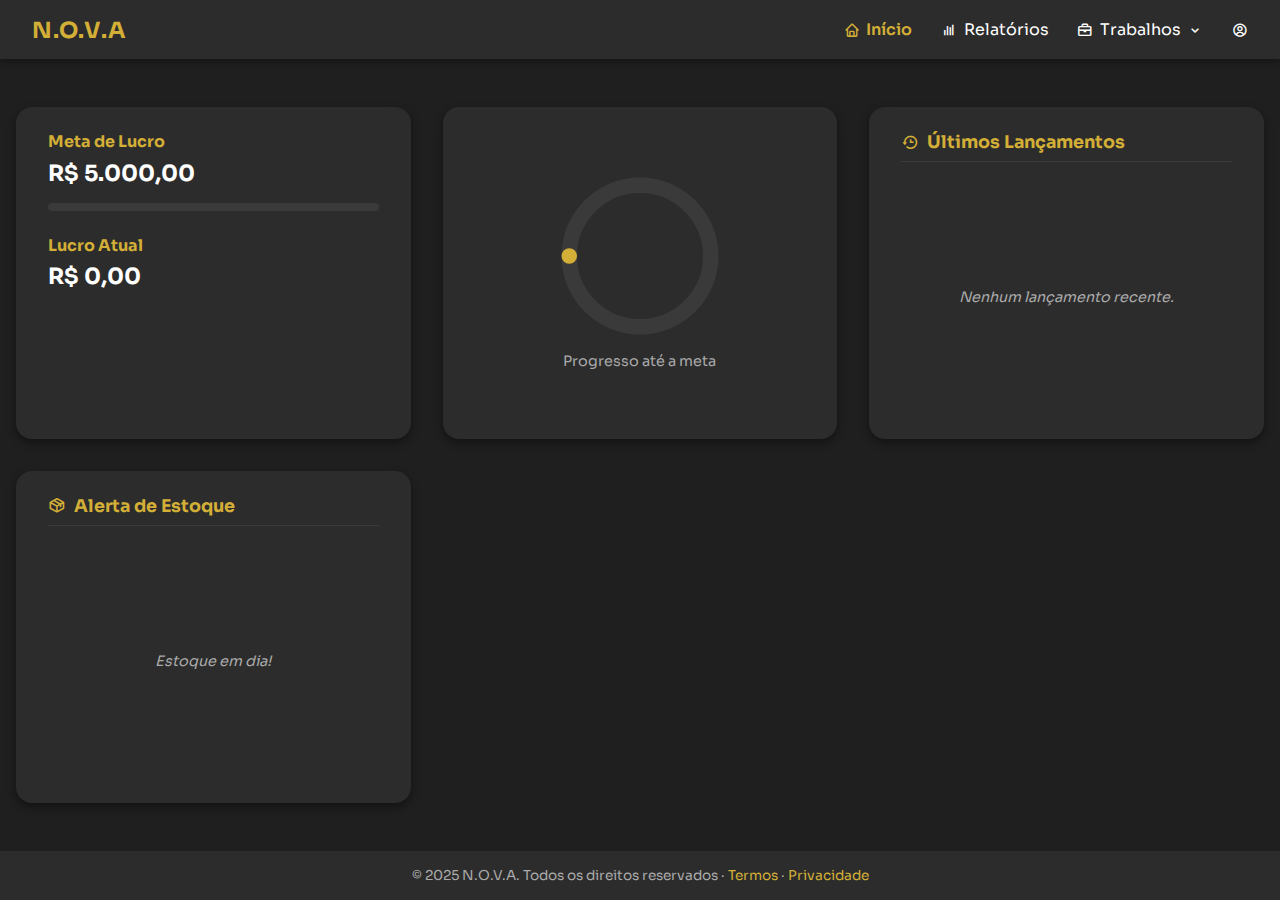
<file: index.html>
<!DOCTYPE html>
<html lang="pt-BR"> 
<head>
  <meta charset="UTF-8">
  <meta name="viewport" content="width=device-width, initial-scale=1.0" /> 
  <title>Redirecionando...</title>
  
  <meta http-equiv="refresh" content="0; url=./painel-mei/inicio/index.html">
  
  <link rel="canonical" href="./painel-mei/inicio/index.html" />
</head>
<body>
  <p>Carregando o painel... Se você não for redirecionado, 
    <a href="./painel-mei/inicio/index.html">clique aqui</a>.
  </p>
</body>
</html>
</file>
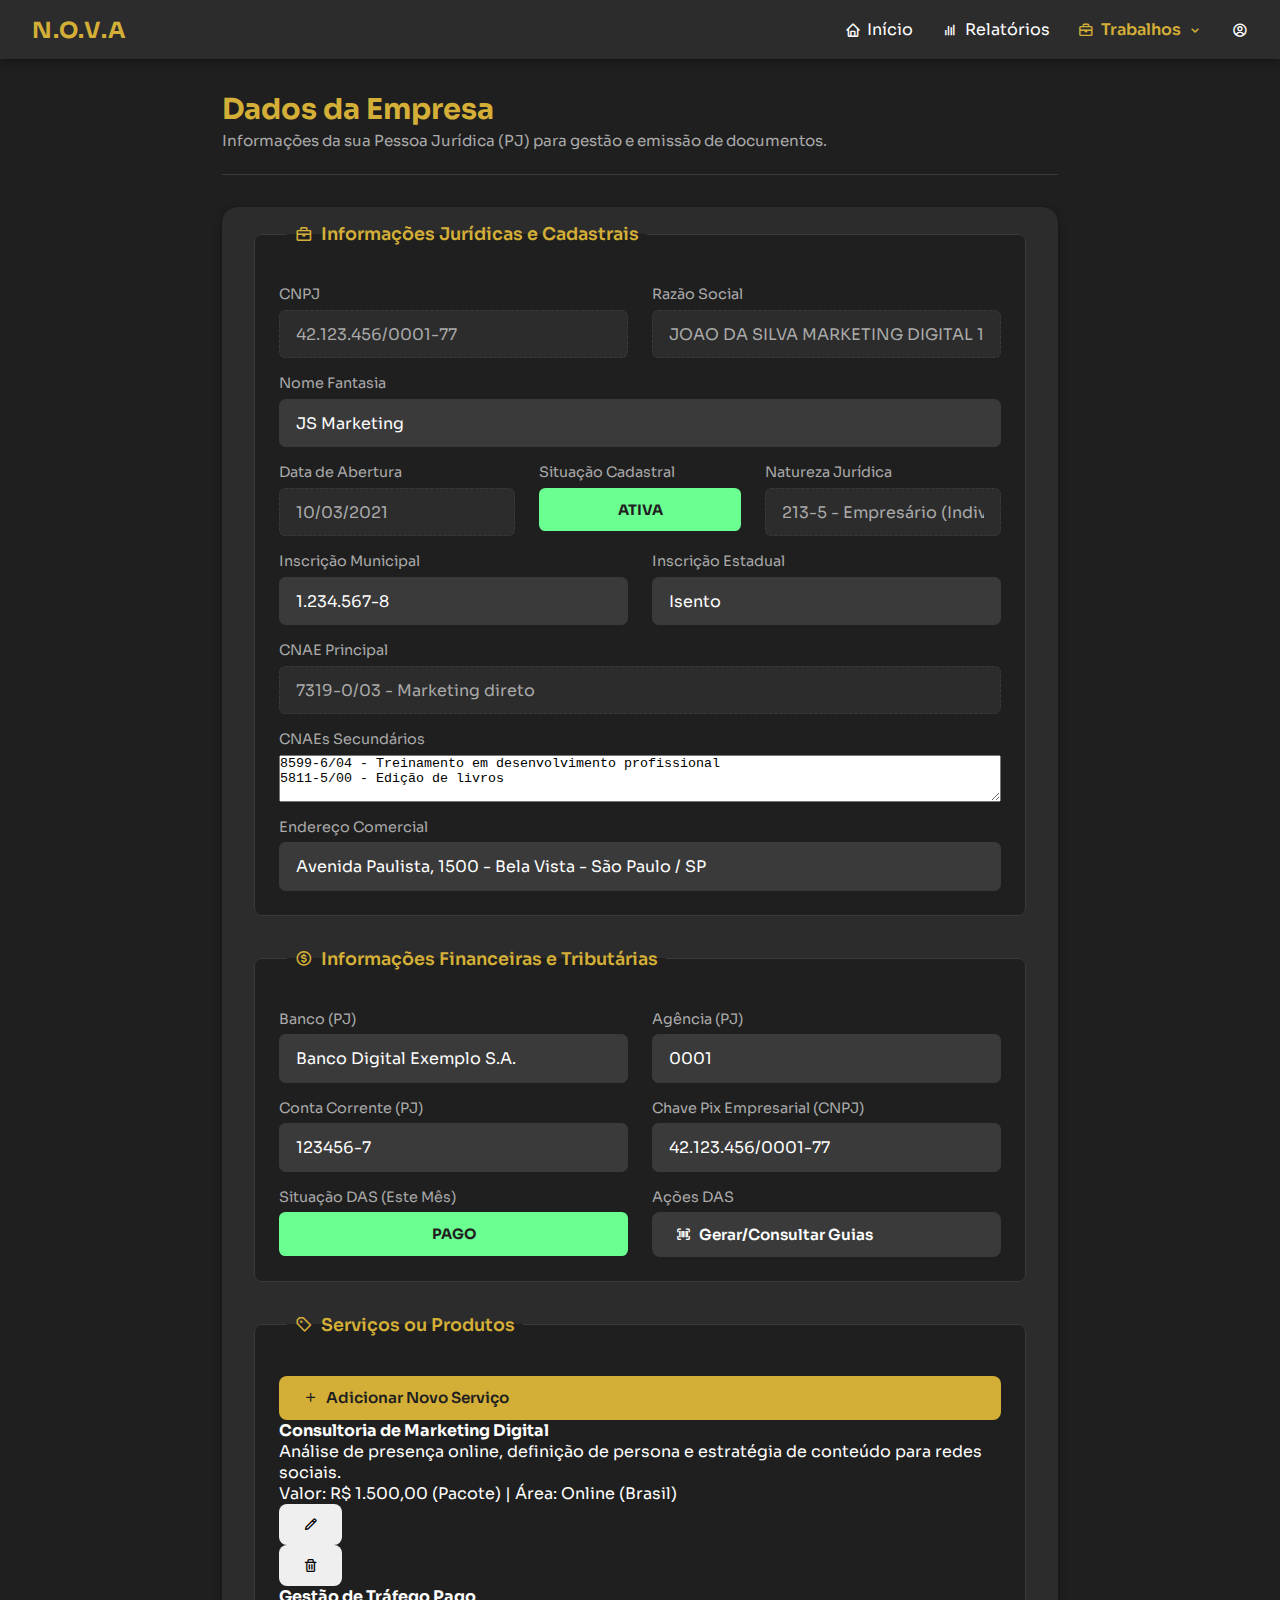
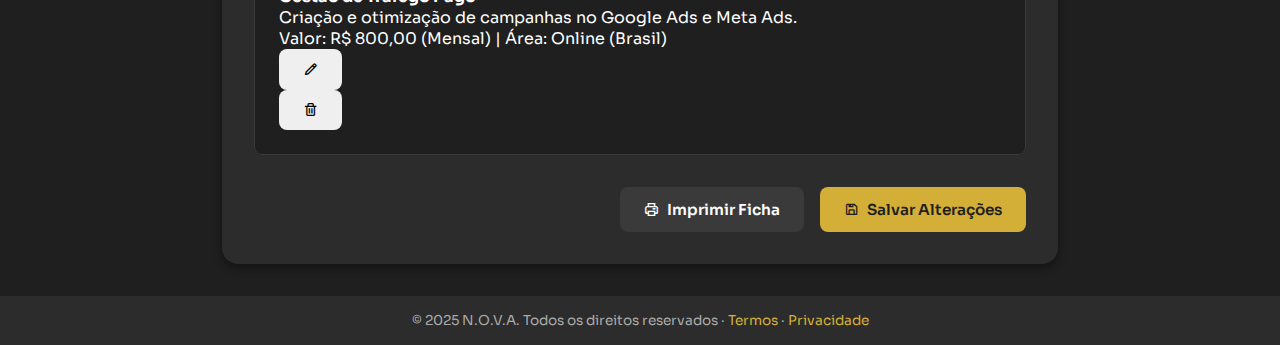
<file: dados/index.html>
<!DOCTYPE html>
<html lang="pt-BR">
  <head>
    <meta charset="UTF-8" />
    <meta name="viewport" content="width=device-width, initial-scale=1.0" />
    <title>Dados da Empresa · N.O.V.A</title>

    <link rel="stylesheet" href="style.css" />

    <link
      href="https://unpkg.com/boxicons@2.1.4/css/boxicons.min.css"
      rel="stylesheet"
    />
    <link
      href="https://fonts.googleapis.com/css2?family=Sora:wght@400;600;700&display=swap"
      rel="stylesheet"
    />
  </head>

  <body>
    <header class="barra-navegacao">
      <div class="barra-navegacao__logo">N.O.V.A</div>
      <nav>
        <ul class="barra-navegacao__menu">
          <li>
            <a href="../inicio/index.html">
              <i class="bx bx-home"></i><span>Início</span>
            </a>
          </li>
          <li>
            <a href="../relatorio/index.html">
              <i class="bx bx-bar-chart"></i><span>Relatórios</span>
            </a>
          </li>
          <li class="menu-suspenso item-ativo">
            <button
              type="button"
              class="menu-suspenso__botao"
              aria-haspopup="true"
              aria-expanded="false"
            >
              <i class="bx bx-briefcase"></i>
              <span>Trabalhos</span>
              <i class="bx bx-chevron-down seta"></i>
            </button>
            <ul class="menu-suspenso__conteudo">
              <li>
                <a href="#"><i class="bx bx-user"></i> MeiMei</a>
              </li>
              <li>
                <a href="index.html" class="item-ativo-filho">
                  <i class="bx bx-data"></i> Dados
                </a>
              </li>
              <li>
                <a href="#"><i class="bx bx-package"></i> Estoque</a>
              </li>
            </ul>
          </li>
          <li>
            <a href="#" aria-label="Perfil do Usuário"
              ><i class="bx bx-user-circle"></i></a
            >
          </li>
        </ul>
      </nav>
    </header>

    <main class="conteudo-principal">
      <section class="cabecalho-pagina">
        <h1>Dados da Empresa</h1>
        <p>
          Informações da sua Pessoa Jurídica (PJ) para gestão e emissão de
          documentos.
        </p>
      </section>

      <form class="cartao formulario-dados">
        <fieldset class="grupo-campos">
          <legend>
            <i class="bx bx-briefcase"></i> Informações Jurídicas e Cadastrais
          </legend>

          <div class="campo-linha">
            <div class="campo">
              <label for="cnpj">CNPJ</label>
              <input
                type="text"
                id="cnpj"
                value="42.123.456/0001-77"
                readonly
              />
            </div>
            <div class="campo">
              <label for="razao-social">Razão Social</label>
              <input
                type="text"
                id="razao-social"
                value="JOAO DA SILVA MARKETING DIGITAL 12345678900"
                readonly
              />
            </div>
          </div>

          <div class="campo-linha">
            <div class="campo campo--completo">
              <label for="nome-fantasia">Nome Fantasia</label>
              <input type="text" id="nome-fantasia" value="JS Marketing" />
            </div>
          </div>

          <div class="campo-linha">
            <div class="campo">
              <label for="data-abertura">Data de Abertura</label>
              <input
                type="text"
                id="data-abertura"
                value="10/03/2021"
                readonly
              />
            </div>
            <div class="campo">
              <label for="situacao">Situação Cadastral</label>
              <div class="selo-status selo-status--ativo">Ativa</div>
            </div>
            <div class="campo">
              <label for="natureza">Natureza Jurídica</label>
              <input
                type="text"
                id="natureza"
                value="213-5 - Empresário (Individual)"
                readonly
              />
            </div>
          </div>

          <div class="campo-linha">
            <div class="campo">
              <label for="insc-municipal">Inscrição Municipal</label>
              <input type="text" id="insc-municipal" value="1.234.567-8" />
            </div>
            <div class="campo">
              <label for="insc-estadual">Inscrição Estadual</label>
              <input
                type="text"
                id="insc-estadual"
                value="Isento"
                placeholder="Obrigatória para Comércio"
              />
            </div>
          </div>

          <div class="campo-linha">
            <div class="campo campo--completo">
              <label for="cnae-principal">CNAE Principal</label>
              <input
                type="text"
                id="cnae-principal"
                value="7319-0/03 - Marketing direto"
                readonly
              />
            </div>
          </div>

          <div class="campo-linha">
            <div class="campo campo--completo">
              <label for="cnae-secundarios">CNAEs Secundários</label>
              <textarea id="cnae-secundarios" rows="3" readonly>
8599-6/04 - Treinamento em desenvolvimento profissional
5811-5/00 - Edição de livros</textarea
              >
            </div>
          </div>

          <div class="campo-linha">
            <div class="campo campo--completo">
              <label for="endereco">Endereço Comercial</label>
              <input
                type="text"
                id="endereco"
                value="Avenida Paulista, 1500 - Bela Vista - São Paulo / SP"
              />
            </div>
          </div>
        </fieldset>

        <fieldset class="grupo-campos">
          <legend>
            <i class="bx bx-dollar-circle"></i> Informações Financeiras e
            Tributárias
          </legend>

          <div class="campo-linha">
            <div class="campo">
              <label for="banco">Banco (PJ)</label>
              <input
                type="text"
                id="banco"
                value="Banco Digital Exemplo S.A."
              />
            </div>
            <div class="campo">
              <label for="agencia">Agência (PJ)</label>
              <input type="text" id="agencia" value="0001" />
            </div>
          </div>

          <div class="campo-linha">
            <div class="campo">
              <label for="conta">Conta Corrente (PJ)</label>
              <input type="text" id="conta" value="123456-7" />
            </div>
            <div class="campo">
              <label for="pix">Chave Pix Empresarial (CNPJ)</label>
              <input type="text" id="pix" value="42.123.456/0001-77" />
            </div>
          </div>

          <div class="campo-linha">
            <div class="campo">
              <label for="status-das">Situação DAS (Este Mês)</label>
              <div class="selo-status selo-status--ativo">Pago</div>
            </div>
            <div class="campo">
              <label>Ações DAS</label>
              <button
                type="button"
                class="botao botao--secundario botao--full-width"
              >
                <i class="bx bx-barcode-reader"></i> Gerar/Consultar Guias
              </button>
            </div>
          </div>
        </fieldset>

        <fieldset class="grupo-campos">
          <legend><i class="bx bx-purchase-tag-alt"></i> Serviços ou Produtos</legend>

          <div class="campo-linha">
            <div class="campo campo--completo campo--acao-direita">
              <button
                type="button"
                class="botao botao--principal botao--adicionar"
              >
                <i class="bx bx-plus"></i> Adicionar Novo Serviço
              </button>
            </div>
          </div>

          <ul class="lista-servicos">
            <li class="lista-servicos__item">
              <h4>Consultoria de Marketing Digital</h4>
              <p>
                Análise de presença online, definição de persona e estratégia de
                conteúdo para redes sociais.
              </p>
              <div class="lista-servicos__detalhes">
                Valor: R$ 1.500,00 (Pacote) | Área: Online (Brasil)
              </div>
              <div class="lista-servicos__item-acoes">
                <button
                  type="button"
                  class="botao botao--micro"
                  aria-label="Editar Serviço"
                  title="Editar Serviço"
                >
                  <i class="bx bx-pencil"></i>
                </button>
                <button
                  type="button"
                  class="botao botao--micro"
                  aria-label="Excluir Serviço"
                  title="Excluir Serviço"
                >
                  <i class="bx bx-trash"></i>
                </button>
              </div>
            </li>

            <li class="lista-servicos__item">
              <h4>Gestão de Tráfego Pago</h4>
              <p>
                Criação e otimização de campanhas no Google Ads e Meta Ads.
              </p>
              <div class="lista-servicos__detalhes">
                Valor: R$ 800,00 (Mensal) | Área: Online (Brasil)
              </div>
              <div class="lista-servicos__item-acoes">
                <button
                  type="button"
                  class="botao botao--micro"
                  aria-label="Editar Serviço"
                  title="Editar Serviço"
                >
                  <i class="bx bx-pencil"></i>
                </button>
                <button
                  type="button"
                  class="botao botao--micro"
                  aria-label="Excluir Serviço"
                  title="Excluir Serviço"
                >
                  <i class="bx bx-trash"></i>
                </button>
              </div>
            </li>
          </ul>
        </fieldset>

        <div class="formulario-acoes">
          <button type="button" class="botao botao--secundario">
            <i class="bx bx-printer"></i> Imprimir Ficha
          </button>
          <button type="submit" class="botao botao--principal">
            <i class="bx bx-save"></i> Salvar Alterações
          </button>
        </div>
      </form>
    </main>

    <footer class="rodape">
      <p>
        © 2025 N.O.V.A. Todos os direitos reservados ·
        <a href="#">Termos</a> · <a href="#">Privacidade</a>
      </p>
    </footer>

    <script src="script.js" defer></script>
  </body>
</html>
</file>
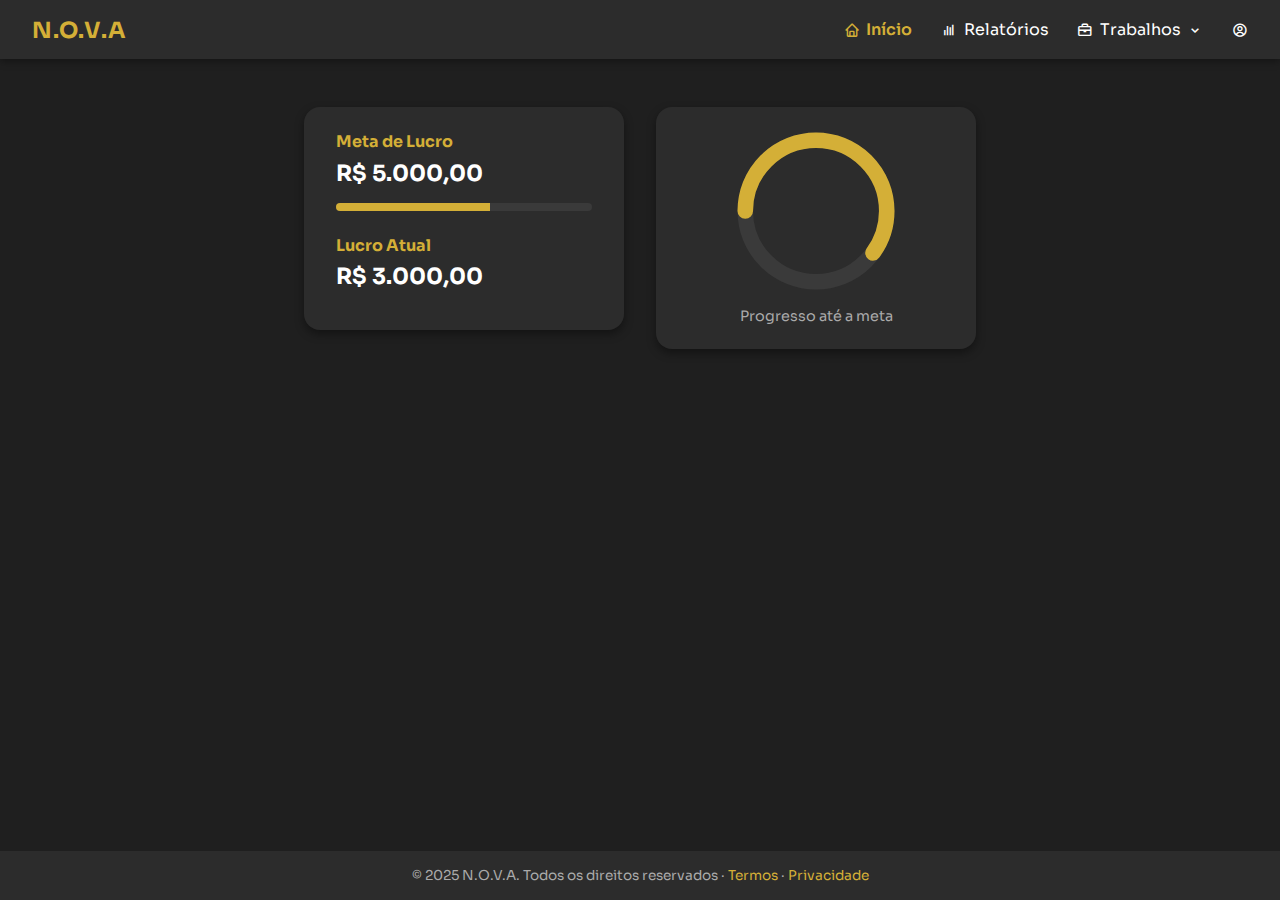
<file: inicio/index.html>
<!DOCTYPE html>
<html lang="pt-BR">
  <head>
    <meta charset="UTF-8" />
    <meta name="viewport" content="width=device-width, initial-scale=1.0" />
    <title>Painel MEI · N.O.V.A</title>

    <link rel="stylesheet" href="style.css" />
    <link
      href="https://unpkg.com/boxicons@2.1.4/css/boxicons.min.css"
      rel="stylesheet"
    />
    <link
      href="https://fonts.googleapis.com/css2?family=Sora:wght@400;600;700&display=swap"
      rel="stylesheet"
    />
  </head>

  <body>
    <header class="barra-navegacao">
      <div class="barra-navegacao__logo">N.O.V.A</div>
      <nav>
        <ul class="barra-navegacao__menu">
          <li class="item-ativo">
            <a href="index.html">
              <i class="bx bx-home"></i><span>Início</span>
            </a>
          </li>
          <li>
            <a href="../relatorio/index.html">
              <i class="bx bx-bar-chart"></i><span>Relatórios</span>
            </a>
          </li>

          <li class="menu-suspenso">
            <button
              type="button"
              class="menu-suspenso__botao"
              aria-haspopup="true"
              aria-expanded="false"
            >
              <i class="bx bx-briefcase"></i>
              <span>Trabalhos</span>
              <i class="bx bx-chevron-down seta"></i>
            </button>
            <ul class="menu-suspenso__conteudo">
              <li>
                <a href="#"><i class="bx bx-user"></i> MeiMei</a>
              </li>
              <li>
                <a href="../dados/index.html"
                  ><i class="bx bx-data"></i> Dados</a
                >
              </li>
              <li>
                <a href="#"><i class="bx bx-package"></i> Estoque</a>
              </li>
            </ul>
          </li>
          <li>
            <a href="#" aria-label="Perfil do Usuário">
              <i class="bx bx-user-circle"></i>
            </a>
          </li>
        </ul>
      </nav>
    </header>

    <main class="painel">
      <section class="cartao cartao--informacoes">
        <h2>Meta de Lucro</h2>
        <p class="valor" id="meta-lucro">R$ 5.000,00</p>
        <div class="barra-progresso">
          <div class="barra-progresso__preenchimento"></div>
        </div>
        <h2>Lucro Atual</h2>
        <p class="lucro" id="lucro-atual">R$ 3.000,00</p>
      </section>

      <section class="cartao cartao--grafico">
        <div class="grafico">
          <svg viewBox="0 0 36 36" class="grafico__circulo">
            <path
              class="grafico__fundo"
              d="M18 2.0845
                     a 15.9155 15.9155 0 0 1 0 31.831
                     a 15.9155 15.9155 0 0 1 0 -31.831"
            />
            <path
              class="grafico__progresso"
              d="M18 2.0845
                     a 15.9155 15.9155 0 0 1 0 31.831
                     a 15.9155 15.9155 0 0 1 0 -31.831"
            />
            <text x="18" y="20.35" class="grafico__texto">0%</text>
          </svg>
          <p class="grafico__etiqueta">Progresso até a meta</p>
        </div>
      </section>
    </main>

    <footer class="rodape">
      <p>
        © 2025 N.O.V.A. Todos os direitos reservados ·
        <a href="#">Termos</a> · <a href="#">Privacidade</a>
      </p>
    </footer>

    <script src="script.js" defer></script>
  </body>
</html>
</file>
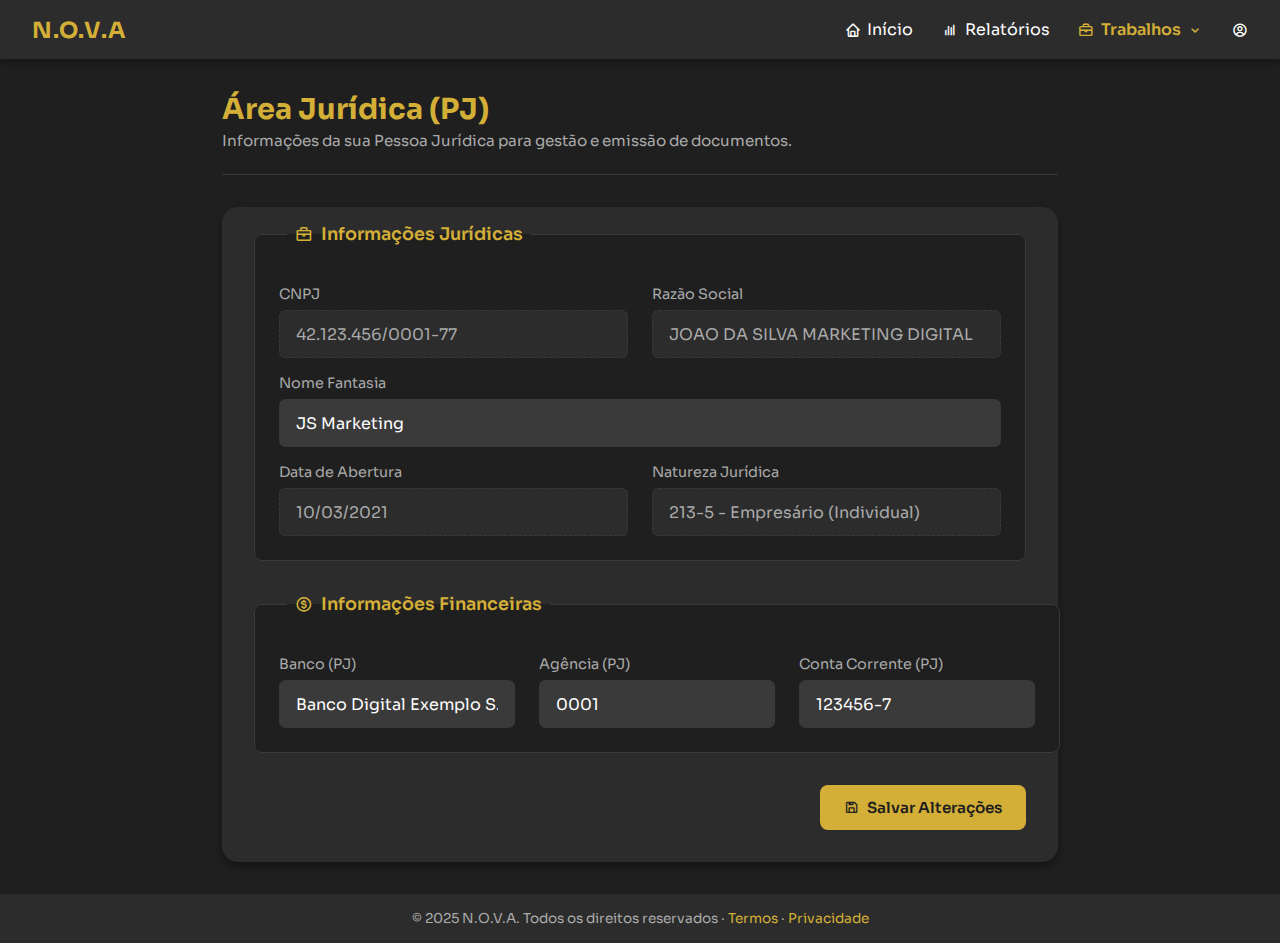
<file: painel-mei/area_juridica/index.html>
<!DOCTYPE html>
<html lang="pt-BR">
  <head>
    <meta charset="UTF-8" />
    <meta name="viewport" content="width=device-width, initial-scale=1.0" />
    <title>Área Jurídica · N.O.V.A</title>
    <link rel="stylesheet" href="../styleGLOBAL.css" />
    <link rel="stylesheet" href="style.css" />
    <link href="https://unpkg.com/boxicons@2.1.4/css/boxicons.min.css" rel="stylesheet" />
    <link href="https://fonts.googleapis.com/css2?family=Sora:wght@400;600;700&display=swap" rel="stylesheet" />
  </head>
  <body>
    <header class="barra-navegacao">
      <div class="barra-navegacao__logo">N.O.V.A</div>
      <nav>
        <ul class="barra-navegacao__menu">
          <li><a href="../inicio/index.html"><i class="bx bx-home"></i><span>Início</span></a></li>
          <li><a href="../relatorio/index.html"><i class="bx bx-bar-chart"></i><span>Relatórios</span></a></li>
          
          <li class="menu-suspenso item-ativo"> <button type="button" class="menu-suspenso__botao" aria-haspopup="true" aria-expanded="false">
              <i class="bx bx-briefcase"></i>
              <span>Trabalhos</span>
              <i class="bx bx-chevron-down seta"></i>
            </button>
            <ul class="menu-suspenso__conteudo">
              <li><a href="../meimei/index.html"><i class="bx bx-user"></i> MeiMei</a></li>
              <li><a href="../lancamentos/index.html"><i class="bx bx-dollar-circle"></i> Lançamentos</a></li>
              <li><a href="index.html" class="item-ativo-filho"><i class="bx bx-data"></i> Área Jurídica</a></li> <li><a href="../estoque/index.html"><i class="bx bx-package"></i> Estoque</a></li> </ul>
          </li>
          <li>
            <a href="../perfil/index.html" aria-label="Perfil do Usuário">
              <i class="bx bx-user-circle"></i>
            </a>
          </li>
        </ul>
      </nav>
    </header>

    <main class="conteudo-principal">
      <section class="cabecalho-pagina">
        <h1>Área Jurídica (PJ)</h1>
        <p>Informações da sua Pessoa Jurídica para gestão e emissão de documentos.</p>
      </section>
      <form class="cartao formulario-dados" id="form-dados-empresa">
        <fieldset class="grupo-campos">
          <legend><i class="bx bx-briefcase"></i> Informações Jurídicas</legend>
          <div class="campo-linha">
            <div class="campo">
              <label for="cnpj">CNPJ</label>
              <input type="text" id="cnpj" readonly />
            </div>
            <div class="campo">
              <label for="razao-social">Razão Social</label>
              <input type="text" id="razao-social" readonly />
            </div>
          </div>
          <div class="campo-linha">
            <div class="campo campo--completo">
              <label for="nome-fantasia">Nome Fantasia</label>
              <input type="text" id="nome-fantasia" />
            </div>
          </div>
          <div class="campo-linha">
            <div class="campo">
              <label for="data-abertura">Data de Abertura</label>
              <input type="text" id="data-abertura" readonly />
            </div>
            <div class="campo">
              <label for="natureza">Natureza Jurídica</label>
              <input type="text" id="natureza" readonly />
            </div>
          </div>
        </fieldset>
        <fieldset class="grupo-campos">
          <legend><i class="bx bx-dollar-circle"></i> Informações Financeiras</legend>
          <div class="campo-linha">
            <div class="campo">
              <label for="banco">Banco (PJ)</label>
              <input type="text" id="banco" />
            </div>
            <div class="campo">
              <label for="agencia">Agência (PJ)</label>
              <input type="text" id="agencia" />
            </div>
            <div class="campo">
              <label for="conta">Conta Corrente (PJ)</label>
              <input type="text" id="conta" />
            </div>
          </div>
        </fieldset>
        <div class="formulario-acoes">
          <button type="submit" class="botao botao--principal">
            <i class="bx bx-save"></i> Salvar Alterações
          </button>
        </div>
      </form>
    </main>
    <footer class="rodape">
      <p>© 2025 N.O.V.A. Todos os direitos reservados · <a href="#">Termos</a> · <a href="#">Privacidade</a></p>
    </footer>
    <script src="../appGLOBAL.js" defer></script>
    <script src="script.js" defer></script>
  </body>
</html>
</file>
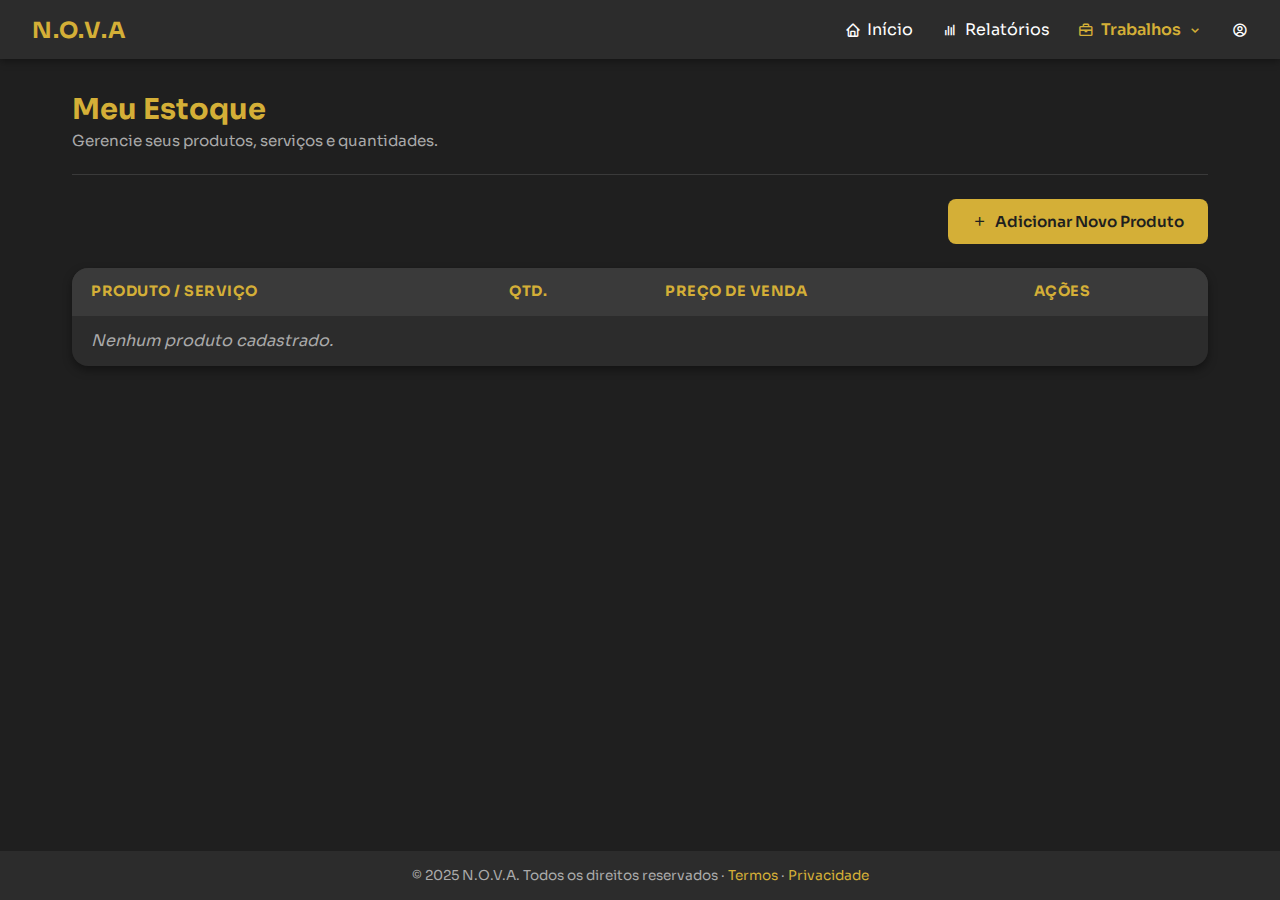
<file: painel-mei/estoque/index.html>
<!DOCTYPE html>
<html lang="pt-BR">
  <head>
    <meta charset="UTF-8" />
    <meta name="viewport" content="width=device-width, initial-scale=1.0" />
    <title>Estoque · N.O.V.A</title>
    
    <link rel="stylesheet" href="../styleGLOBAL.css" />
    <link rel="stylesheet" href="style.css" />

    <link href="https://unpkg.com/boxicons@2.1.4/css/boxicons.min.css" rel="stylesheet" />
    <link href="https://fonts.googleapis.com/css2?family=Sora:wght@400;600;700&display=swap" rel="stylesheet" />
  </head>
  <body>
    <header class="barra-navegacao">
      <div class="barra-navegacao__logo">N.O.V.A</div>
      <nav>
        <ul class="barra-navegacao__menu">
          <li><a href="../inicio/index.html"><i class="bx bx-home"></i><span>Início</span></a></li>
          <li><a href="../relatorio/index.html"><i class="bx bx-bar-chart"></i><span>Relatórios</span></a></li>
          
          <li class="menu-suspenso item-ativo"> <button type="button" class="menu-suspenso__botao" aria-haspopup="true" aria-expanded="false">
              <i class="bx bx-briefcase"></i>
              <span>Trabalhos</span>
              <i class="bx bx-chevron-down seta"></i>
            </button>
            <ul class="menu-suspenso__conteudo">
              <li><a href="../meimei/index.html"><i class="bx bx-user"></i> MeiMei</a></li>
              <li><a href="../lancamentos/index.html"><i class="bx bx-dollar-circle"></i> Lançamentos</a></li>
              <li><a href="../area_juridica/index.html"><i class="bx bx-data"></i> Área Jurídica</a></li>
              <li><a href="index.html" class="item-ativo-filho"><i class="bx bx-package"></i> Estoque</a></li> </ul>
          </li>
          <li>
            <a href="../perfil/index.html" aria-label="Perfil do Usuário">
              <i class="bx bx-user-circle"></i>
            </a>
          </li>
        </ul>
      </nav>
    </header>

    <main class="conteudo-principal">
        <section class="cabecalho-pagina">
            <h1>Meu Estoque</h1>
            <p>Gerencie seus produtos, serviços e quantidades.</p>
        </section>

        <div class="acoes-estoque">
            <button type="button" class="botao botao--principal" id="botao-novo-produto">
                <i class='bx bx-plus'></i> Adicionar Novo Produto
            </button>
        </div>

        <section class="cartao cartao-tabela">
            <div class="container-tabela">
                <table class="tabela-estoque">
                    <thead>
                        <tr>
                            <th>Produto / Serviço</th>
                            <th>Qtd.</th>
                            <th>Preço de Venda</th>
                            <th>Ações</th>
                        </tr>
                    </thead>
                    <tbody id="lista-produtos">
                        <tr class="item-info">
                            <td colspan="4">Carregando estoque...</td>
                        </tr>
                    </tbody>
                </table>
            </div>
        </section>
    </main>

    <div class="modal" id="produto-modal">
        <div class="modal-content">
            <h3 id="modal-titulo">Novo Produto</h3>
            <form class="formulario-modal" id="produto-form">
                
                <div class="campo">
                    <label for="produto-nome">Nome do Produto/Serviço</label>
                    <input id="produto-nome" type="text" required>
                </div>

                <div class="campo-linha">
                    <div class="campo">
                        <label for="produto-qtd">Quantidade</label>
                        <input id="produto-qtd" type="number" value="1">
                    </div>
                    <div class="campo">
                        <label for="produto-preco">Preço de Venda</label>
                        <input id="produto-preco" type="text" placeholder="R$ 0,00">
                    </div>
                </div>

                <div class="campo">
                    <label for="produto-desc">Descrição (Opcional)</label>
                    <textarea id="produto-desc" rows="3"></textarea>
                </div>
                
                <div class="modal-acoes">
                    <button class="botao botao--secundario" type="button" id="cancelar-produto">Cancelar</button>
                    <button class="botao botao--principal" type="submit">Salvar Produto</button>
                </div>
            </form>
        </div>
    </div>


    <footer class="rodape">
      <p>
        © 2025 N.O.V.A. Todos os direitos reservados ·
        <a href="#">Termos</a> · <a href="#">Privacidade</a>
      </p>
    </footer>

    <script src="../appGLOBAL.js" defer></script>
    <script src="script.js" defer></script>
  </body>
</html>
</file>
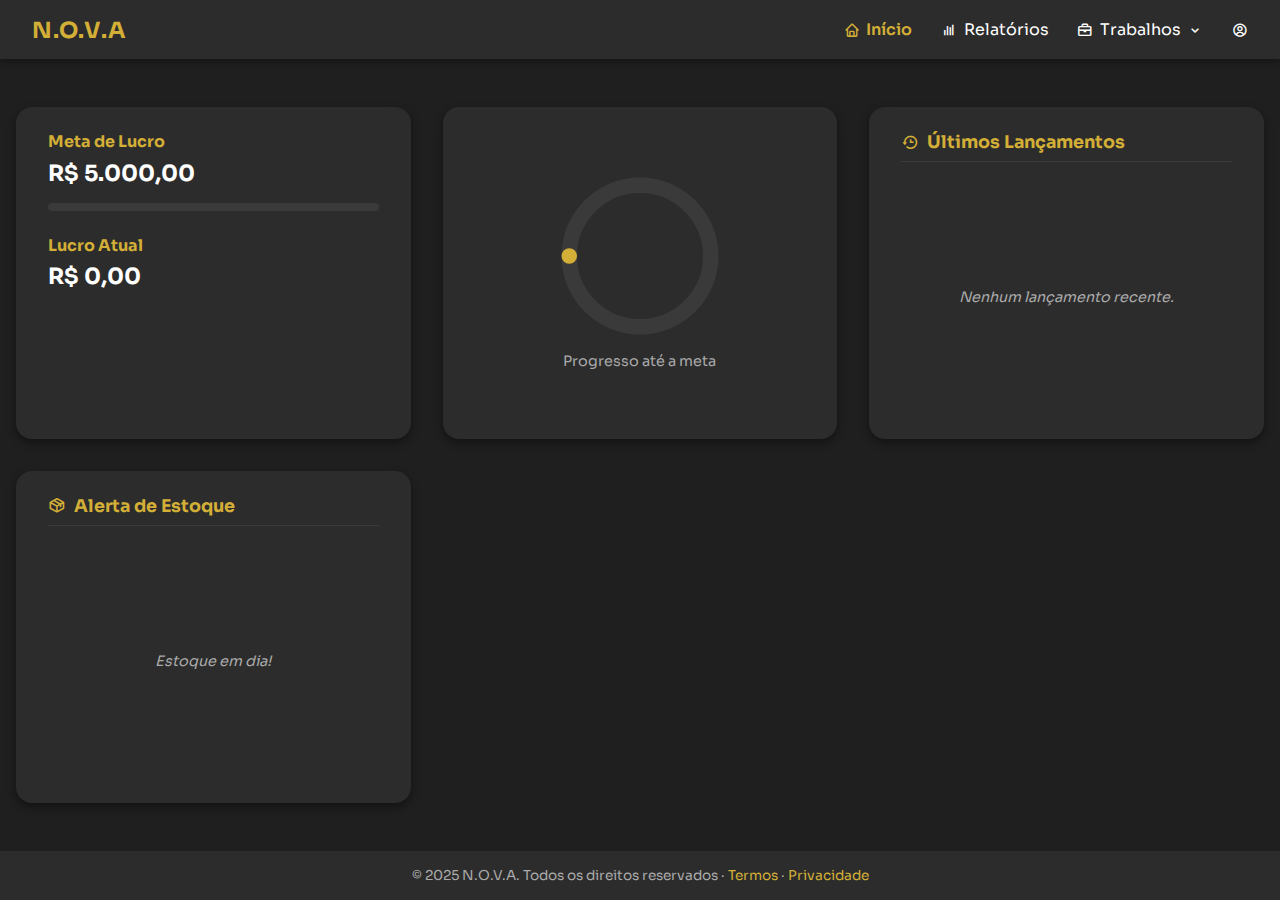
<file: painel-mei/inicio/index.html>
<!DOCTYPE html>
<html lang="pt-BR">
  <head>
    <meta charset="UTF-8" />
    <meta name="viewport" content="width=device-width, initial-scale=1.0" />
    <title>Painel MEI · N.O.V.A</title>

    <link rel="stylesheet" href="../styleGLOBAL.css" />
    <link rel="stylesheet" href="style.css" />

    <link
      href="https://unpkg.com/boxicons@2.1.4/css/boxicons.min.css"
      rel="stylesheet"
    />
    <link
      href="https://fonts.googleapis.com/css2?family=Sora:wght@400;600;700&display=swap"
      rel="stylesheet"
    />
  </head>

  <body>
    <header class="barra-navegacao">
      <div class="barra-navegacao__logo">N.O.V.A</div>
      <nav>
        <ul class="barra-navegacao__menu">
          <li class="item-ativo">
            <a href="../inicio/index.html">
              <i class="bx bx-home"></i><span>Início</span>
            </a>
          </li>
          <li>
            <a href="../relatorio/index.html">
              <i class="bx bx-bar-chart"></i><span>Relatórios</span>
            </a>
          </li>
          <li class="menu-suspenso">
            <button
              type="button"
              class="menu-suspenso__botao"
              aria-haspopup="true"
              aria-expanded="false"
            >
              <i class="bx bx-briefcase"></i>
              <span>Trabalhos</span>
              <i class="bx bx-chevron-down seta"></i>
            </button>
            <ul class="menu-suspenso__conteudo">
              <li><a href="../meimei/index.html"><i class="bx bx-user"></i> MeiMei</a></li>
              <li><a href="../lancamentos/index.html"><i class="bx bx-dollar-circle"></i> Lançamentos</a></li>
              <li><a href="../area_juridica/index.html"><i class="bx bx-data"></i> Área Jurídica</a></li>
              <li><a href="../estoque/index.html"><i class="bx bx-package"></i> Estoque</a></li>
            </ul>
          </li>
          <li>
            <a href="../perfil/index.html" aria-label="Perfil do Usuário">
              <i class="bx bx-user-circle"></i>
            </a>
          </li>
        </ul>
      </nav>
    </header>

    <main class="painel">
      <section class="cartao cartao--informacoes">
        <h2>Meta de Lucro</h2>
        <p class="valor" id="meta-lucro">R$ 0,00</p>
        <div class="barra-progresso">
          <div class="barra-progresso__preenchimento"></div>
        </div>
        <h2>Lucro Atual</h2>
        <p class="lucro" id="lucro-atual">R$ 0,00</p>
      </section>

      <section class="cartao cartao--grafico">
        <div class="grafico">
          <svg viewBox="0 0 36 36" class="grafico__circulo">
            <path
              class="grafico__fundo"
              d="M18 2.0845
                      a 15.9155 15.9155 0 0 1 0 31.831
                      a 15.9155 15.9155 0 0 1 0 -31.831"
            />
            <path
              class="grafico__progresso"
              d="M18 2.0845
                      a 15.9155 15.9155 0 0 1 0 31.831
                      a 15.9155 15.9155 0 0 1 0 -31.831"
            />
            <text x="18" y="20.35" class="grafico__texto">0%</text>
          </svg>
          <p class="grafico__etiqueta">Progresso até a meta</p>
        </div>
      </section>

      <section class="cartao cartao--lista" id="widget-lancamentos">
        <h2><i class='bx bx-history'></i> Últimos Lançamentos</h2>
        <ul class="lista-widget" id="lista-ultimos-lancamentos">
          <li class="item-info">Carregando...</li>
        </ul>
      </section>

      <section class="cartao cartao--lista" id="widget-estoque">
        <h2><i class='bx bx-package'></i> Alerta de Estoque</h2>
        <ul class="lista-widget" id="lista-estoque-baixo">
          <li class="item-info">Carregando...</li>
        </ul>
      </section>

    </main>

    <footer class="rodape">
      <p>
        © 2025 N.O.V.A. Todos os direitos reservados ·
        <a href="#">Termos</a> · <a href="#">Privacidade</a>
      </p>
    </footer>

    <script src="../appGLOBAL.js" defer></script>
    <script src="script.js" defer></script>
  </body>
</html>
</file>
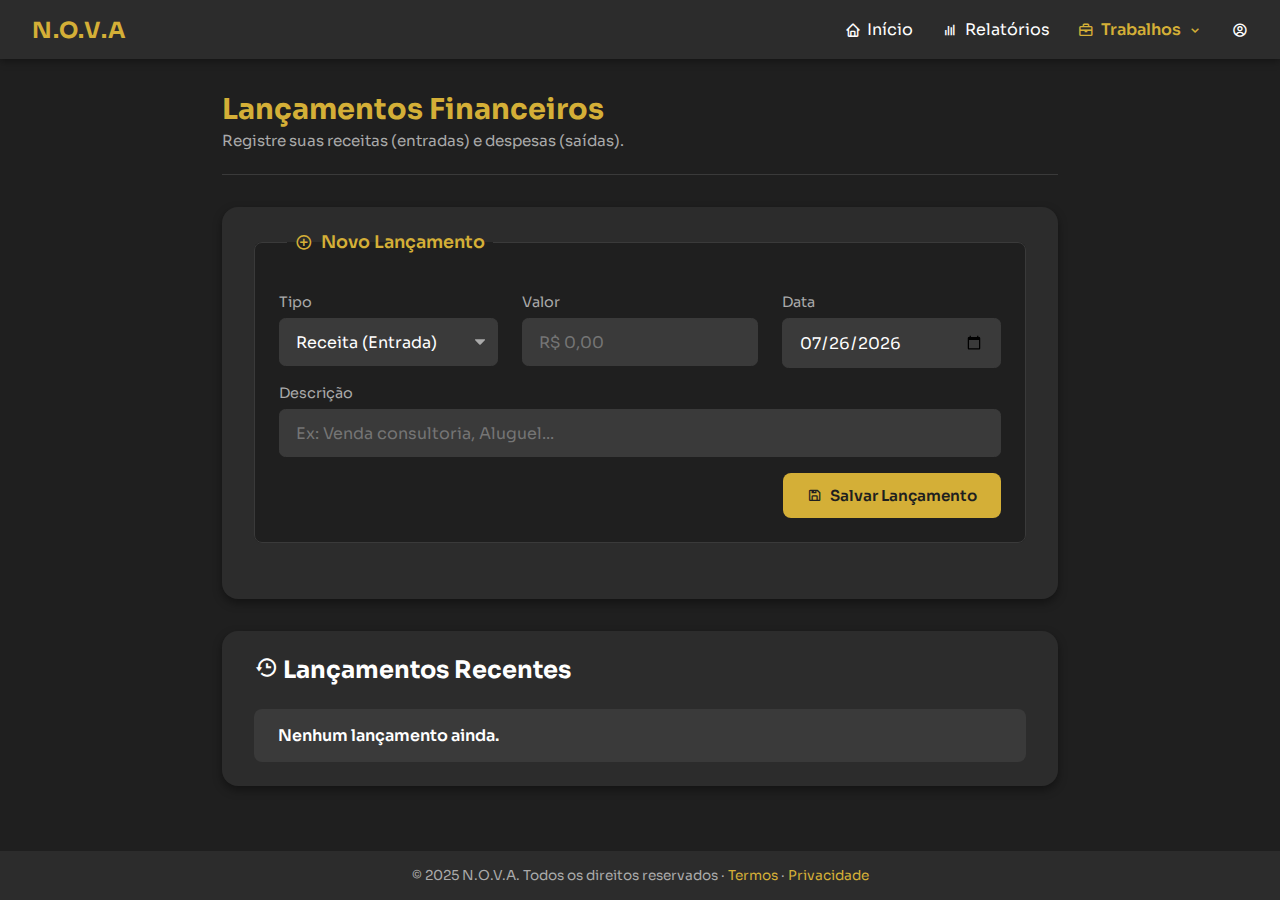
<file: painel-mei/lancamentos/index.html>
<!DOCTYPE html>
<html lang="pt-BR">
  <head>
    <meta charset="UTF-8" />
    <meta name="viewport" content="width=device-width, initial-scale=1.0" />
    <title>Lançamentos · N.O.V.A</title>
    <link rel="stylesheet" href="../styleGLOBAL.css" />
    <link rel="stylesheet" href="style.css" />
    <link href="https://unpkg.com/boxicons@2.1.4/css/boxicons.min.css" rel="stylesheet" />
    <link href="https://fonts.googleapis.com/css2?family=Sora:wght@400;600;700&display=swap" rel="stylesheet" />
  </head>
  <body>
    <header class="barra-navegacao">
      <div class="barra-navegacao__logo">N.O.V.A</div>
      <nav>
        <ul class="barra-navegacao__menu">
          <li><a href="../inicio/index.html"><i class="bx bx-home"></i><span>Início</span></a></li>
          <li><a href="../relatorio/index.html"><i class="bx bx-bar-chart"></i><span>Relatórios</span></a></li>
          
          <li class="menu-suspenso item-ativo"> <button type="button" class="menu-suspenso__botao" aria-haspopup="true" aria-expanded="false">
              <i class="bx bx-briefcase"></i>
              <span>Trabalhos</span>
              <i class="bx bx-chevron-down seta"></i>
            </button>
            <ul class="menu-suspenso__conteudo">
              <li><a href="../meimei/index.html"><i class="bx bx-user"></i> MeiMei</a></li>
              <li><a href="index.html" class="item-ativo-filho"><i class="bx bx-dollar-circle"></i> Lançamentos</a></li> <li><a href="../area_juridica/index.html"><i class="bx bx-data"></i> Área Jurídica</a></li>
              <li><a href="../estoque/index.html"><i class="bx bx-package"></i> Estoque</a></li> </ul>
          </li>
          <li>
            <a href="../perfil/index.html" aria-label="Perfil do Usuário">
              <i class="bx bx-user-circle"></i>
            </a>
          </li>
        </ul>
      </nav>
    </header>

    <main class="conteudo-principal">
        <section class="cabecalho-pagina">
            <h1>Lançamentos Financeiros</h1>
            <p>Registre suas receitas (entradas) e despesas (saídas).</p>
        </section>
        <form class="cartao" id="form-lancamento">
            <fieldset class="grupo-campos">
                <legend><i class="bx bx-plus-circle"></i> Novo Lançamento</legend>
                <div class="campo-linha">
                    <div class="campo">
                        <label for="tipo">Tipo</label>
                        <select id="tipo" class="filtro-select">
                            <option value="receita">Receita (Entrada)</option>
                            <option value="despesa">Despesa (Saída)</option>
                        </select>
                    </div>
                    <div class="campo">
                        <label for="valor">Valor</label>
                        <input type="text" id="valor" placeholder="R$ 0,00" />
                    </div>
                    <div class="campo">
                        <label for="data">Data</label>
                        <input type="date" id="data" />
                    </div>
                </div>
                <div class="campo-linha">
                    <div class="campo campo--completo">
                        <label for="descricao">Descrição</label>
                        <input type="text" id="descricao" placeholder="Ex: Venda consultoria, Aluguel...">
                    </div>
                </div>
                <div class="formulario-acoes">
                    <button type="submit" class="botao botao--principal">
                        <i class="bx bx-save"></i> Salvar Lançamento
                    </button>
                </div>
            </fieldset>
        </form>
        <section class="cartao">
            <h2><i class='bx bx-history'></i> Lançamentos Recentes</h2>
            <ul class="lista-lancamentos" id="lista-lancamentos">
                <li class="item-info">Carregando lançamentos...</li>
            </ul>
        </section>
    </main>
    <footer class="rodape">
      <p>© 2025 N.O.V.A. Todos os direitos reservados · <a href="#">Termos</a> · <a href="#">Privacidade</a></p>
    </footer>
    <script src="../appGLOBAL.js" defer></script>
    <script src="script.js" defer></script>
  </body>
</html>
</file>
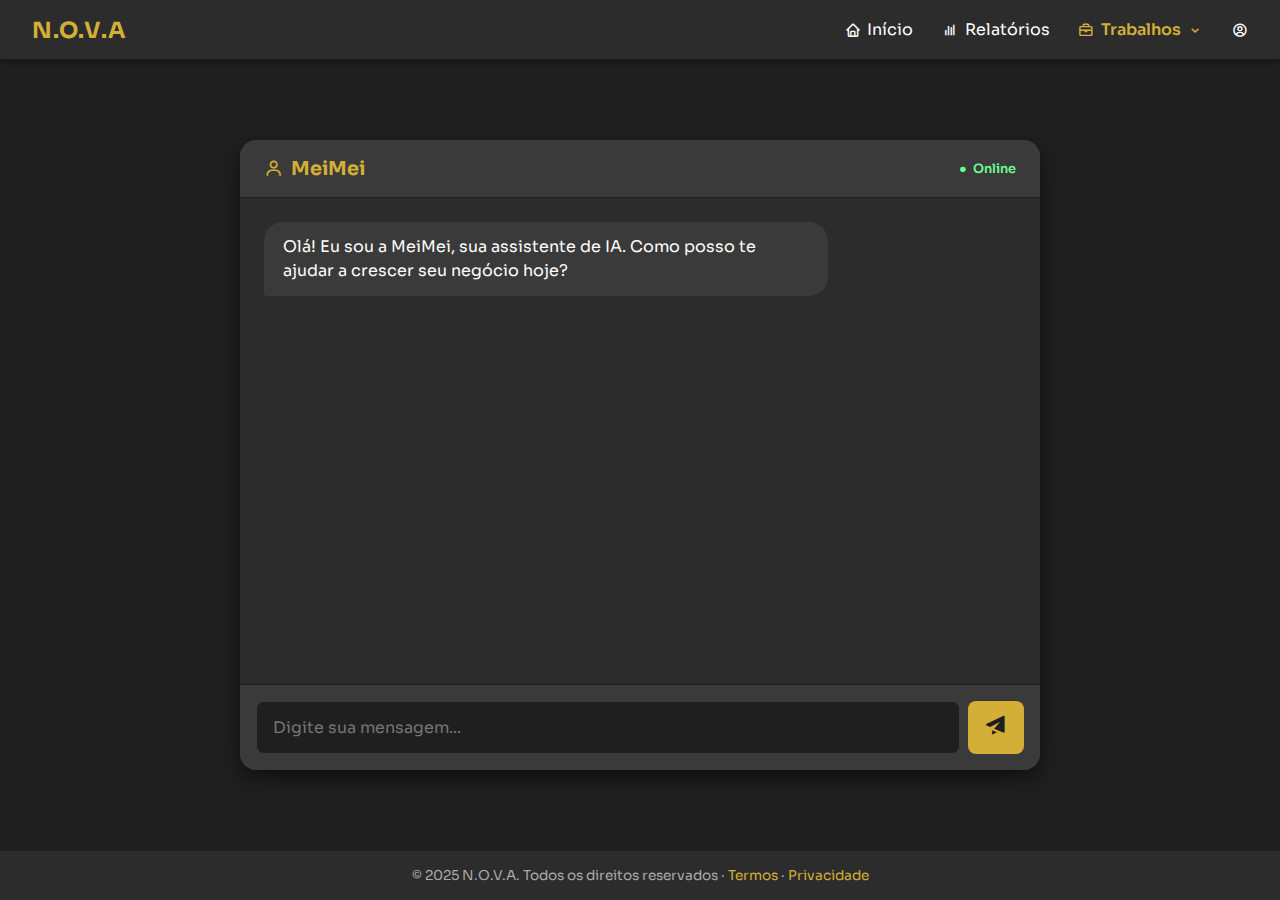
<file: painel-mei/meimei/index.html>
<!DOCTYPE html>
<html lang="pt-BR">
  <head>
    <meta charset="UTF-8" />
    <meta name="viewport" content="width=device-width, initial-scale=1.0" />
    <title>MeiMei · N.O.V.A</title>
    <link rel="stylesheet" href="../styleGLOBAL.css" />
    <link rel="stylesheet" href="style.css" />
    <link href="https://unpkg.com/boxicons@2.1.4/css/boxicons.min.css" rel="stylesheet" />
    <link href="https://fonts.googleapis.com/css2?family=Sora:wght@400;600;700&display=swap" rel="stylesheet" />
  </head>
  <body>
    <header class="barra-navegacao">
      <div class="barra-navegacao__logo">N.O.V.A</div>
      <nav>
        <ul class="barra-navegacao__menu">
          <li><a href="../inicio/index.html"><i class="bx bx-home"></i><span>Início</span></a></li>
          <li><a href="../relatorio/index.html"><i class="bx bx-bar-chart"></i><span>Relatórios</span></a></li>
          <li class="menu-suspenso item-ativo"> <button type="button" class="menu-suspenso__botao" aria-haspopup="true" aria-expanded="false">
              <i class="bx bx-briefcase"></i>
              <span>Trabalhos</span>
              <i class="bx bx-chevron-down seta"></i>
            </button>
            <ul class="menu-suspenso__conteudo">
              <li><a href="index.html" class="item-ativo-filho"><i class="bx bx-user"></i> MeiMei</a></li> <li><a href="../lancamentos/index.html"><i class="bx bx-dollar-circle"></i> Lançamentos</a></li>
              <li><a href="../area_juridica/index.html"><i class="bx bx-data"></i> Área Jurídica</a></li>
              <li><a href="../estoque/index.html"><i class="bx bx-package"></i> Estoque</a></li> </ul>
          </li>
          <li>
            <a href="../perfil/index.html" aria-label="Perfil do Usuário">
              <i class="bx bx-user-circle"></i>
            </a>
          </li>
        </ul>
      </nav>
    </header>
    
    <main class="conteudo-principal-chat">
        <div class="chat-container">
            <div class="chat-header">
                <h2><i class='bx bx-user'></i> MeiMei</h2>
                <span class="status-online">Online</span>
            </div>
            <div class="chat-window" id="chat-window">
                <div class="mensagem mensagem-ia">
                    <p>Olá! Eu sou a MeiMei, sua assistente de IA. Como posso te ajudar a crescer seu negócio hoje?</p>
                </div>
            </div>
            <form class="chat-input-area" id="chat-form">
                <input 
                    type="text" 
                    id="message-input" 
                    placeholder="Digite sua mensagem..." 
                    autocomplete="off"
                />
                <button type="submit" class="botao-enviar" aria-label="Enviar mensagem">
                    <i class='bx bxs-paper-plane'></i>
                </button>
            </form>
        </div>
    </main>
    <footer class="rodape">
      <p>© 2025 N.O.V.A. Todos os direitos reservados · <a href="#">Termos</a> · <a href="#">Privacidade</a></p>
    </footer>
    <script src="../appGLOBAL.js" defer></script>
    <script src="script.js" defer></script>
  </body>
</html>
</file>
<file: dados/style.css>
/* ===== VARIÁVEIS GLOBAIS (EM PORTUGUÊS) ===== */
:root {
  --fundo-escuro: #1f1f1f;
  --fundo-claro: #2c2c2c;
  --fundo-medio: #3a3a3a;
  --cor-principal: #d4af37;
  --cor-texto: #ffffff;
  --cor-texto-secundario: #aaa;
  --cor-sombra-clara: rgba(0, 0, 0, 0.4);
  --cor-sombra-media: rgba(0, 0, 0, 0.5);
  --cor-sombra-escura: rgba(0, 0, 0, 0.6);
  --cor-sucesso: #6bff91;
}

/* ===== RESET (LIMPEZA BÁSICA) ===== */
* {
  margin: 0;
  padding: 0;
  box-sizing: border-box;
}

html {
  scroll-behavior: smooth;
}

body {
  font-family: "Sora", sans-serif;
  background-color: var(--fundo-escuro);
  color: var(--cor-texto);
  display: flex;
  flex-direction: column;
  min-height: 100vh;
  overflow-x: hidden;
}

a {
  text-decoration: none;
  color: inherit;
}

ul {
  list-style: none;
}

/* ========================================================== */
/* CÓDIGO COMPARTILHADO (COPIADO) */
/* ========================================================== */

/* ===== BARRA DE NAVEGAÇÃO ===== */
.barra-navegacao {
  background-color: var(--fundo-claro);
  display: flex;
  justify-content: space-between;
  align-items: center;
  padding: 0.8rem 2rem;
  box-shadow: 0 2px 8px var(--cor-sombra-clara);
  z-index: 10;
  position: relative;
}

.barra-navegacao__logo {
  font-weight: 700;
  font-size: 1.4rem;
  color: var(--cor-principal);
  letter-spacing: 1px;
}

.barra-navegacao__menu {
  display: flex;
  align-items: center;
  gap: 1.8rem;
}

.barra-navegacao__menu li {
  display: flex;
  align-items: center;
  gap: 0.4rem;
  cursor: pointer;
  transition: color 0.3s ease;
  position: relative;
}

.barra-navegacao__menu li a {
  display: flex;
  align-items: center;
  gap: 0.4rem;
}

.barra-navegacao__menu li:hover {
  color: var(--cor-principal);
}

/* Item Ativo (Início, Relatórios, ou o dropdown 'Trabalhos') */
.barra-navegacao__menu .item-ativo {
  color: var(--cor-principal);
  font-weight: 600;
}

/* ===== MENU SUSPENSO (DROPDOWN) ===== */
.menu-suspenso {
  position: relative;
}

.menu-suspenso__botao {
  background: none;
  border: none;
  color: inherit;
  font: inherit;
  display: flex;
  align-items: center;
  gap: 0.4rem;
  cursor: pointer;
  padding: 0.4rem 0;
}

.seta {
  transition: transform 0.3s ease;
}

.menu-suspenso__conteudo {
  position: absolute;
  top: calc(100% + 6px);
  left: 0;
  background-color: var(--fundo-claro);
  box-shadow: 0 2px 10px var(--cor-sombra-escura);
  border-radius: 0.5rem;
  padding: 0.5rem 0;
  min-width: 170px;
  z-index: 20;
  opacity: 0;
  visibility: hidden;
  transform: translateY(-8px);
  transition: opacity 0.25s ease, transform 0.25s ease, visibility 0.25s ease;
}

.menu-suspenso.ativo .menu-suspenso__conteudo {
  opacity: 1;
  visibility: visible;
  transform: translateY(0);
}

.menu-suspenso.ativo .seta {
  transform: rotate(180deg);
}

.menu-suspenso__conteudo li a {
  padding: 0.6rem 1rem;
  display: flex;
  align-items: center;
  gap: 0.5rem;
  transition: background 0.3s, color 0.3s;
  white-space: nowrap;
}

.menu-suspenso__conteudo li a:hover {
  background-color: var(--fundo-medio);
  color: var(--cor-principal);
}

/* Item Ativo DENTRO do dropdown */
.menu-suspenso__conteudo .item-ativo-filho {
  background-color: var(--fundo-medio);
  color: var(--cor-principal);
  font-weight: 600;
}

/* ===== CARTÃO (Estilo base) ===== */
.cartao {
  background-color: var(--fundo-claro);
  border-radius: 1rem;
  padding: 1.5rem 2rem;
  box-shadow: 0 4px 10px var(--cor-sombra-clara);
  transition: transform 0.3s ease, box-shadow 0.3s ease;
}

.cartao:hover {
  transform: translateY(-5px);
  box-shadow: 0 6px 15px var(--cor-sombra-media);
}

/* ===== RODAPÉ ===== */
.rodape {
  background-color: var(--fundo-claro);
  text-align: center;
  padding: 1rem 0;
  font-size: 0.85rem;
  color: var(--cor-texto-secundario);
  margin-top: auto;
}

.rodape a {
  color: var(--cor-principal);
  text-decoration: none;
}

.rodape a:hover {
  text-decoration: underline;
}

/* ========================================================== */
/* NOVOS ESTILOS (ESPECÍFICOS DA PÁGINA DE DADOS) */
/* ========================================================== */

.conteudo-principal {
  flex: 1;
  max-width: 900px; /* Mais estreito que relatórios, focado no formulário */
  width: 100%;
  margin: 0 auto;
  padding: 2rem;
  display: flex;
  flex-direction: column;
  gap: 2rem;
}

/* --- Cabeçalho --- */
.cabecalho-pagina {
  padding-bottom: 1.5rem;
  border-bottom: 1px solid var(--fundo-medio);
}

.cabecalho-pagina h1 {
  font-size: 1.8rem;
  color: var(--cor-principal);
  margin-bottom: 0.25rem;
}

.cabecalho-pagina p {
  color: var(--cor-texto-secundario);
  font-size: 0.95rem;
}

/* --- Formulário --- */
.formulario-dados {
  padding: 1rem 2rem 2rem 2rem; /* Mais padding inferior */
}

.grupo-campos {
  border: 1px solid var(--fundo-medio);
  border-radius: 0.5rem;
  padding: 1.5rem;
  margin-bottom: 2rem;
  background-color: var(--fundo-escuro); /* Leve destaque do fundo do cartão */
}

.grupo-campos legend {
  color: var(--cor-principal);
  font-weight: 600;
  font-size: 1.1rem;
  padding: 0 0.5rem;
  margin-left: 0.5rem;
  display: flex;
  align-items: center;
  gap: 0.5rem;
}

.campo-linha {
  display: flex;
  gap: 1.5rem;
  margin-top: 1rem;
}

.campo {
  flex: 1; /* Cada campo ocupa metade do espaço */
  display: flex;
  flex-direction: column;
}

.campo--completo {
  flex: 100%; /* Campo ocupa a linha inteira */
}

.campo label {
  font-size: 0.9rem;
  color: var(--cor-texto-secundario);
  margin-bottom: 0.4rem;
}

/* Estilo dos campos de texto (input) */
.campo input[type="text"],
.campo input[type="email"],
.campo input[type="tel"] {
  background-color: var(--fundo-medio);
  border: 1px solid var(--fundo-medio);
  color: var(--cor-texto);
  padding: 0.8rem 1rem;
  border-radius: 0.4rem;
  font-size: 1rem;
  font-family: "Sora", sans-serif;
  transition: border-color 0.3s;
}

/* Destaque ao focar no campo */
.campo input:focus {
  border-color: var(--cor-principal);
  outline: none;
}

/* Estilo para campos "somente leitura" */
.campo input[readonly] {
  background-color: var(--fundo-claro);
  color: var(--cor-texto-secundario);
  cursor: not-allowed;
  border: 1px dashed var(--fundo-medio);
}

/* Selo de Status "Ativo" */
.selo-status {
  padding: 0.8rem 1rem;
  border-radius: 0.4rem;
  text-align: center;
  font-weight: 700;
  text-transform: uppercase;
  font-size: 0.9rem;
  background-color: var(--fundo-medio);
}

.selo-status--ativo {
  background-color: var(--cor-sucesso);
  color: var(--fundo-escuro);
}

/* --- Botões de Ação --- */
.formulario-acoes {
  display: flex;
  gap: 1rem;
  justify-content: flex-end; /* Alinha botões à direita */
  margin-top: 1rem;
}

.botao {
  padding: 0.8rem 1.5rem;
  border-radius: 0.5rem;
  font-family: inherit;
  font-weight: 600;
  cursor: pointer;
  transition: opacity 0.3s;
  display: flex;
  align-items: center;
  gap: 0.5rem;
  border: none;
  font-size: 0.95rem;
}

.botao--principal {
  background-color: var(--cor-principal);
  color: var(--fundo-escuro);
}
.botao--principal:hover {
  opacity: 0.9;
}

.botao--secundario {
  background-color: var(--fundo-medio);
  color: var(--cor-texto);
}
.botao--secundario:hover {
  opacity: 0.8;
}

/* ========================================================== */
/* AJUSTES RESPONSIVOS (ESPECÍFICOS E GERAIS) */
/* ========================================================== */

@media (max-width: 768px) {
  .barra-navegacao__menu {
    gap: 1rem;
  }
  .barra-navegacao__menu span {
    display: none;
  }
  .menu-suspenso__conteudo {
    left: auto;
    right: 0;
  }

  /* --- Ajustes da Página de Dados --- */
  .conteudo-principal {
    padding: 1.5rem 1rem;
  }

  .formulario-dados {
    padding: 1rem;
  }

  .grupo-campos {
    padding: 1rem;
  }

  /* Faz os campos ficarem um em cima do outro */
  .campo-linha {
    flex-direction: column;
    gap: 1rem;
    margin-top: 1rem;
  }

  /* Botões ficam com largura total */
  .formulario-acoes {
    flex-direction: column;
    gap: 0.5rem;
  }
  .botao {
    width: 100%;
    justify-content: center;
  }
}
</file>
<file: inicio/style.css>
/* ===== VARIÁVEIS GLOBAIS (EM PORTUGUÊS) ===== */
/* Centraliza todas as suas cores e sombras para fácil manutenção */
:root {
  --fundo-escuro: #1f1f1f;
  --fundo-claro: #2c2c2c;
  --fundo-medio: #3a3a3a;
  --cor-principal: #d4af37;
  --cor-texto: #ffffff;
  --cor-texto-secundario: #aaa;
  --cor-sombra-clara: rgba(0, 0, 0, 0.4);
  --cor-sombra-media: rgba(0, 0, 0, 0.5);
  --cor-sombra-escura: rgba(0, 0, 0, 0.6);

  /* A porcentagem do progresso será definida pelo JavaScript */
  --porcentagem: 0;
}

/* ===== RESET (LIMPEZA BÁSICA) ===== */
* {
  margin: 0;
  padding: 0;
  box-sizing: border-box;
}

html {
  scroll-behavior: smooth;
}

body {
  font-family: "Sora", sans-serif;
  background-color: var(--fundo-escuro);
  color: var(--cor-texto);
  display: flex;
  flex-direction: column;
  min-height: 100vh;
  overflow-x: hidden;
}

a {
  text-decoration: none;
  color: inherit; /* Links não terão cor azul e sublinhado */
}

ul {
  list-style: none; /* Remove bolinhas das listas */
}

/* ===== BARRA DE NAVEGAÇÃO ===== */
.barra-navegacao {
  background-color: var(--fundo-claro);
  display: flex;
  justify-content: space-between;
  align-items: center;
  padding: 0.8rem 2rem;
  box-shadow: 0 2px 8px var(--cor-sombra-clara);
  z-index: 10;
  position: relative;
}

.barra-navegacao__logo {
  font-weight: 700;
  font-size: 1.4rem;
  color: var(--cor-principal);
  letter-spacing: 1px;
}

.barra-navegacao__menu {
  display: flex;
  align-items: center;
  gap: 1.8rem;
}

.barra-navegacao__menu li {
  display: flex;
  align-items: center;
  gap: 0.4rem;
  cursor: pointer;
  transition: color 0.3s ease;
  position: relative;
}

.barra-navegacao__menu li a {
  display: flex;
  align-items: center;
  gap: 0.4rem;
}

.barra-navegacao__menu li:hover {
  color: var(--cor-principal);
}

/* Destaca o item da página atual */
.barra-navegacao__menu .item-ativo {
  color: var(--cor-principal);
  font-weight: 600;
}

/* ===== MENU SUSPENSO (DROPDOWN) ===== */
.menu-suspenso {
  position: relative;
}

.menu-suspenso__botao {
  background: none;
  border: none;
  color: inherit;
  font: inherit;
  display: flex;
  align-items: center;
  gap: 0.4rem;
  cursor: pointer;
  padding: 0.4rem 0; /* Adiciona padding para facilitar o clique */
}

.seta {
  transition: transform 0.3s ease;
}

/* Conteúdo (escondido por padrão) */
.menu-suspenso__conteudo {
  position: absolute;
  top: calc(100% + 6px);
  left: 0;
  background-color: var(--fundo-claro);
  box-shadow: 0 2px 10px var(--cor-sombra-escura);
  border-radius: 0.5rem;
  padding: 0.5rem 0;
  min-width: 170px;
  z-index: 20;

  /* Controlado pelo JS */
  opacity: 0;
  visibility: hidden;
  transform: translateY(-8px);
  transition: opacity 0.25s ease, transform 0.25s ease, visibility 0.25s ease;
}

/* --- LÓGICA DE ABRIR O MENU --- */
/* Quando o JS adicionar a classe "ativo" no ".menu-suspenso"... */
.menu-suspenso.ativo .menu-suspenso__conteudo {
  opacity: 1;
  visibility: visible;
  transform: translateY(0);
}

.menu-suspenso.ativo .seta {
  transform: rotate(180deg);
}
/* --- Fim da Lógica --- */

.menu-suspenso__conteudo li a {
  padding: 0.6rem 1rem;
  display: flex;
  align-items: center;
  gap: 0.5rem;
  transition: background 0.3s, color 0.3s;
  white-space: nowrap; /* Impede quebra de linha */
}

.menu-suspenso__conteudo li a:hover {
  background-color: var(--fundo-medio);
  color: var(--cor-principal);
}

/* ===== PAINEL (Conteúdo Principal) ===== */
.painel {
  flex: 1; /* Ocupa o espaço restante da tela */
  display: flex;
  justify-content: center;
  align-items: flex-start;
  gap: 2rem;
  padding: 3rem 1rem;
  flex-wrap: wrap; /* Permite que os cartões quebrem a linha em telas menores */
}

/* ===== CARTÃO (Estilo base) ===== */
.cartao {
  background-color: var(--fundo-claro);
  border-radius: 1rem;
  padding: 1.5rem 2rem;
  width: 320px;
  box-shadow: 0 4px 10px var(--cor-sombra-clara);
  transition: transform 0.3s ease, box-shadow 0.3s ease;
}

.cartao:hover {
  transform: translateY(-5px);
  box-shadow: 0 6px 15px var(--cor-sombra-media);
}

/* ===== CARTÃO DE INFORMAÇÕES (Metas) ===== */
.cartao--informacoes h2 {
  font-size: 1rem;
  color: var(--cor-principal);
  margin-bottom: 0.4rem;
}

.valor,
.lucro {
  font-size: 1.4rem;
  font-weight: 700;
  margin-bottom: 1rem;
}

.barra-progresso {
  background-color: var(--fundo-medio);
  border-radius: 1rem;
  overflow: hidden;
  height: 8px;
  margin-bottom: 1.5rem;
}

.barra-progresso__preenchimento {
  background-color: var(--cor-principal);
  height: 100%;
  transition: width 0.5s ease;

  /* O JS vai definir a variável --porcentagem, e o CSS vai usá-la aqui */
  width: calc(var(--porcentagem) * 1%);
}

/* ===== CARTÃO DO GRÁFICO (Circular) ===== */
.cartao--grafico {
  text-align: center;
}

.grafico {
  display: flex;
  flex-direction: column;
  align-items: center;
}

.grafico__circulo {
  width: 160px;
  height: 160px;
  transform: rotate(-90deg); /* Faz o círculo começar do topo */
}

.grafico__fundo {
  fill: none;
  stroke: var(--fundo-medio);
  stroke-width: 3.5;
}

.grafico__progresso {
  fill: none;
  stroke: var(--cor-principal);
  stroke-width: 3.5;
  stroke-linecap: round;
  transition: stroke-dasharray 0.4s ease;

  /* O JS define --porcentagem, e o CSS desenha o círculo */
  /* "stroke-dasharray" define o tamanho do traço (ex: 60) e o espaço (100) */
  stroke-dasharray: var(--porcentagem) 100;
}

.grafico__texto {
  fill: var(--cor-principal);
  font-size: 0.8rem;
  font-weight: 600;
  text-anchor: middle;
  dominant-baseline: middle;
  transform: rotate(90deg); /* Desfaz a rotação do SVG */
}

.grafico__etiqueta {
  margin-top: 1rem;
  color: var(--cor-texto-secundario);
  font-size: 0.9rem;
}

/* ===== RODAPÉ ===== */
.rodape {
  background-color: var(--fundo-claro);
  text-align: center;
  padding: 1rem 0;
  font-size: 0.85rem;
  color: var(--cor-texto-secundario);
  margin-top: auto; /* Garante que o rodapé fique no final, mesmo com pouco conteúdo */
}

.rodape a {
  color: var(--cor-principal);
  text-decoration: none;
}

.rodape a:hover {
  text-decoration: underline;
}

/* ===== AJUSTES PARA TELAS MENORES (Responsivo) ===== */
@media (max-width: 768px) {
  .painel {
    flex-direction: column;
    align-items: center;
  }

  .cartao {
    width: 90%;
    max-width: 350px;
  }

  .barra-navegacao__menu {
    gap: 1rem;
  }

  /* Oculta o texto dos links na barra de navegação */
  .barra-navegacao__menu span {
    display: none;
  }

  /* Ajusta o menu suspenso para abrir para a esquerda */
  .menu-suspenso__conteudo {
    left: auto;
    right: 0;
  }
}
</file>
<file: painel-mei/styleGLOBAL.css>
/* ===== VARIÁVEIS GLOBAIS (EM PORTUGUÊS) ===== */
/* Centraliza todas as suas cores e sombras para fácil manutenção */
:root {
  --fundo-escuro: #1f1f1f;
  --fundo-claro: #2c2c2c;
  --fundo-medio: #3a3a3a;
  --cor-principal: #d4af37;
  --cor-texto: #ffffff;
  --cor-texto-secundario: #aaa;
  --cor-sombra-clara: rgba(0, 0, 0, 0.4);
  --cor-sombra-media: rgba(0, 0, 0, 0.5);
  --cor-sombra-escura: rgba(0, 0, 0, 0.6);
  --cor-sucesso: #6bff91;
  --cor-perigo: #ff6b6b;
  --cor-aviso: #ffcf6b;
}

/* ===== RESET (LIMPEZA BÁSICA) ===== */
* {
  margin: 0;
  padding: 0;
  box-sizing: border-box;
}

html {
  scroll-behavior: smooth;
}

body {
  font-family: "Sora", sans-serif;
  background-color: var(--fundo-escuro);
  color: var(--cor-texto);
  display: flex;
  flex-direction: column;
  min-height: 100vh;
  overflow-x: hidden;
}

a {
  text-decoration: none;
  color: inherit;
}

ul {
  list-style: none;
}

/* ===== BARRA DE NAVEGAÇÃO (GLOBAL) ===== */
.barra-navegacao {
  background-color: var(--fundo-claro);
  display: flex;
  justify-content: space-between;
  align-items: center;
  padding: 0.8rem 2rem;
  box-shadow: 0 2px 8px var(--cor-sombra-clara);
  z-index: 10;
  position: relative;
}

.barra-navegacao__logo {
  font-weight: 700;
  font-size: 1.4rem;
  color: var(--cor-principal);
  letter-spacing: 1px;
}

.barra-navegacao__menu {
  display: flex;
  align-items: center;
  gap: 1.8rem;
}

.barra-navegacao__menu li {
  display: flex;
  align-items: center;
  gap: 0.4rem;
  cursor: pointer;
  transition: color 0.3s ease;
  position: relative;
}

.barra-navegacao__menu li a {
  display: flex;
  align-items: center;
  gap: 0.4rem;
}

.barra-navegacao__menu li:hover {
  color: var(--cor-principal);
}

.barra-navegacao__menu .item-ativo {
  color: var(--cor-principal);
  font-weight: 600;
}

/* ===== MENU SUSPENSO (GLOBAL) ===== */
.menu-suspenso {
  position: relative;
}

.menu-suspenso__botao {
  background: none;
  border: none;
  color: inherit;
  font: inherit;
  display: flex;
  align-items: center;
  gap: 0.4rem;
  cursor: pointer;
  padding: 0.4rem 0;
}

.seta {
  transition: transform 0.3s ease;
}

.menu-suspenso__conteudo {
  position: absolute;
  top: calc(100% + 6px);
  left: 0;
  background-color: var(--fundo-claro);
  box-shadow: 0 2px 10px var(--cor-sombra-escura);
  border-radius: 0.5rem;
  padding: 0.5rem 0;
  min-width: 170px;
  z-index: 20;
  opacity: 0;
  visibility: hidden;
  transform: translateY(-8px);
  transition: opacity 0.25s ease, transform 0.25s ease, visibility 0.25s ease;
}

.menu-suspenso.ativo .menu-suspenso__conteudo {
  opacity: 1;
  visibility: visible;
  transform: translateY(0);
}

.menu-suspenso.ativo .seta {
  transform: rotate(180deg);
}

.menu-suspenso__conteudo li a {
  padding: 0.6rem 1rem;
  display: flex;
  align-items: center;
  gap: 0.5rem;
  transition: background 0.3s, color 0.3s;
  white-space: nowrap;
}

.menu-suspenso__conteudo li a:hover {
  background-color: var(--fundo-medio);
  color: var(--cor-principal);
}

.menu-suspenso__conteudo .item-ativo-filho {
  background-color: var(--fundo-medio);
  color: var(--cor-principal);
  font-weight: 600;
}

/* ===== CARTÃO (Estilo base GLOBAL) ===== */
.cartao {
  background-color: var(--fundo-claro);
  border-radius: 1rem;
  padding: 1.5rem 2rem;
  box-shadow: 0 4px 10px var(--cor-sombra-clara);
  transition: transform 0.3s ease, box-shadow 0.3s ease;
}

.cartao:hover {
  transform: translateY(-5px);
  box-shadow: 0 6px 15px var(--cor-sombra-media);
}

/* ===== BOTÕES (Estilo base GLOBAL) ===== */
.botao {
  padding: 0.8rem 1.5rem;
  border-radius: 0.5rem;
  font-family: inherit;
  font-weight: 600;
  cursor: pointer;
  transition: opacity 0.3s;
  display: inline-flex;
  align-items: center;
  gap: 0.5rem;
  border: none;
  font-size: 0.95rem;
}

.botao--principal {
  background-color: var(--cor-principal);
  color: var(--fundo-escuro);
}
.botao--principal:hover {
  opacity: 0.9;
}

.botao--secundario {
  background-color: var(--fundo-medio);
  color: var(--cor-texto);
}
.botao--secundario:hover {
  opacity: 0.8;
}

/* ===== FORMULÁRIOS (Estilos base GLOBAIS) ===== */
.grupo-campos {
  border: 1px solid var(--fundo-medio);
  border-radius: 0.5rem;
  padding: 1.5rem;
  margin-bottom: 2rem;
  background-color: var(--fundo-escuro); 
}

.grupo-campos legend {
  color: var(--cor-principal);
  font-weight: 600;
  font-size: 1.1rem;
  padding: 0 0.5rem;
  margin-left: 0.5rem;
  display: flex;
  align-items: center;
  gap: 0.5rem;
}

.campo-linha {
  display: flex;
  gap: 1.5rem;
  margin-top: 1rem;
}

.campo {
  flex: 1; 
  display: flex;
  flex-direction: column;
}

.campo--completo {
  flex: 100%;
}

.campo label {
  font-size: 0.9rem;
  color: var(--cor-texto-secundario);
  margin-bottom: 0.4rem;
}

.campo input[type="text"],
.campo input[type="email"],
.campo input[type="tel"],
.campo input[type="date"],
.campo textarea,
.campo select {
  background-color: var(--fundo-medio);
  border: 1px solid var(--fundo-medio);
  color: var(--cor-texto);
  padding: 0.8rem 1rem;
  border-radius: 0.4rem;
  font-size: 1rem;
  font-family: "Sora", sans-serif;
  transition: border-color 0.3s;
}

.campo input:focus,
.campo textarea:focus,
.campo select:focus {
  border-color: var(--cor-principal);
  outline: none;
}

.campo input[readonly],
.campo textarea[readonly] {
  background-color: var(--fundo-claro);
  color: var(--cor-texto-secundario);
  cursor: not-allowed;
  border: 1px dashed var(--fundo-medio);
}

.campo textarea {
  resize: vertical;
  min-height: 80px;
}

/* (Estilo copiado do 'relatorio' para ser global) */
.filtro-select {
  background-color: var(--fundo-medio);
  color: var(--cor-texto);
  border: 1px solid var(--fundo-medio);
  border-radius: 0.4rem;
  padding: 0.8rem 1rem;
  font-family: "Sora", sans-serif;
  cursor: pointer;
  -webkit-appearance: none;
  -moz-appearance: none;
  appearance: none;
  background-image: url('data:image/svg+xml;charset=US-ASCII,%3Csvg%20xmlns%3D%22http%3A%2F%2Fwww.w3.org%2F2000%2Fsvg%22%20width%3D%22292.4%22%20height%3D%22292.4%22%3E%3Cpath%20fill%3D%22%23AAAAAA%22%20d%3D%22M287%2069.4a17.6%2017.6%200%200%200-13-5.4H18.4c-5%200-9.3%201.8-13%205.4A17.6%2017.6%200%200%200%200%2082.2c0%205%201.8%209.3%205.4%2013l128%20128c3.6%203.6%207.8%205.4%2013%205.4s9.4-1.8%2013-5.4l128-128c3.6-3.6%205.4-7.8%205.4-13%200-5-1.8-9.4-5.4-13z%22%2F%3E%3C%2Fsvg%3E');
  background-repeat: no-repeat;
  background-position: right 0.7rem top 50%;
  background-size: 0.65rem auto;
  padding-right: 2.5rem;
}


/* ===== RODAPÉ (GLOBAL) ===== */
.rodape {
  background-color: var(--fundo-claro);
  text-align: center;
  padding: 1rem 0;
  font-size: 0.85rem;
  color: var(--cor-texto-secundario);
  margin-top: auto; /* Garante que o rodapé fique no final */
}

.rodape a {
  color: var(--cor-principal);
  text-decoration: none;
}

.rodape a:hover {
  text-decoration: underline;
}

/* ===== AJUSTES RESPONSIVOS (GLOBAIS) ===== */
@media (max-width: 768px) {
  .barra-navegacao {
    padding: 0.8rem 1rem;
  }
  .barra-navegacao__menu {
    gap: 1rem;
  }
  .barra-navegacao__menu span {
    display: none;
  }
  .menu-suspenso__conteudo {
    left: auto;
    right: 0;
  }

  /* Faz os campos de formulário ficarem um em cima do outro */
  .campo-linha {
    flex-direction: column;
    gap: 1rem;
    margin-top: 1rem;
  }
}
</file>
<file: painel-mei/area_juridica/style.css>
/* ===== ESTILOS ESPEFÍCOS DE DADOS ===== */
.conteudo-principal {
  flex: 1;
  max-width: 900px; /* Mais estreito, focado no formulário */
  width: 100%;
  margin: 0 auto;
  padding: 2rem;
  display: flex;
  flex-direction: column;
  gap: 2rem;
}

/* --- Cabeçalho --- */
.cabecalho-pagina {
  padding-bottom: 1.5rem;
  border-bottom: 1px solid var(--fundo-medio);
}
.cabecalho-pagina h1 {
  font-size: 1.8rem;
  color: var(--cor-principal);
  margin-bottom: 0.25rem;
}
.cabecalho-pagina p {
  color: var(--cor-texto-secundario);
  font-size: 0.95rem;
}

/* --- Formulário --- */
/* O estilo base .cartao, .grupo-campos, .campo, etc, já é global */
.formulario-dados {
  padding: 1rem 2rem 2rem 2rem;
}

.formulario-acoes {
  display: flex;
  gap: 1rem;
  justify-content: flex-end; /* Alinha botões à direita */
  margin-top: 1rem;
}

/* --- Responsivo Específico --- */
@media (max-width: 768px) {
  .conteudo-principal {
    padding: 1.5rem 1rem;
  }
  .formulario-dados {
    padding: 1rem;
  }
  .grupo-campos {
    padding: 1rem;
  }
  
  /* Botões ficam com largura total */
  .formulario-acoes {
    flex-direction: column;
    gap: 0.5rem;
  }
  .botao {
    width: 100%;
    justify-content: center;
  }
}
</file>
<file: painel-mei/estoque/style.css>
/* ===== ESTILOS ESPEFÍCOS DE ESTOQUE ===== */
.conteudo-principal {
    flex: 1;
    max-width: 1200px;
    width: 100%;
    margin: 0 auto;
    padding: 2rem;
    display: flex;
    flex-direction: column;
    gap: 1.5rem; /* Gap um pouco menor */
}

/* --- Cabeçalho --- */
.cabecalho-pagina {
  padding-bottom: 1.5rem;
  border-bottom: 1px solid var(--fundo-medio);
}
.cabecalho-pagina h1 {
  font-size: 1.8rem;
  color: var(--cor-principal);
  margin-bottom: 0.25rem;
}
.cabecalho-pagina p {
  color: var(--cor-texto-secundario);
  font-size: 0.95rem;
}

/* --- Botão de Ações --- */
.acoes-estoque {
    text-align: right;
}

/* --- Tabela de Estoque --- */
.cartao-tabela {
    padding: 0; /* Remove padding do cartão para a tabela encostar */
    overflow: hidden; /* Garante que a tabela respeite o border-radius */
}

.container-tabela {
    /* Mágica da Responsividade: Faz a tabela rolar no mobile */
    overflow-x: auto;
}

.tabela-estoque {
    width: 100%;
    border-collapse: collapse;
    min-width: 600px; /* Força a rolagem em telas pequenas */
}

.tabela-estoque th,
.tabela-estoque td {
    padding: 0.9rem 1.2rem;
    text-align: left;
    border-bottom: 1px solid var(--fundo-medio);
}

.tabela-estoque th {
    background-color: var(--fundo-medio);
    color: var(--cor-principal);
    font-size: 0.9rem;
    text-transform: uppercase;
    letter-spacing: 0.5px;
}

.tabela-estoque tbody tr:last-child td {
    border-bottom: none;
}

.tabela-estoque tbody tr:hover {
    background-color: var(--fundo-medio);
}

.tabela-estoque .item-info {
    text-align: center;
    color: var(--cor-texto-secundario);
    font-style: italic;
}
.tabela-estoque .item-info:hover {
    background-color: transparent;
}

/* --- Botões de Ação da Tabela --- */
.acoes-botoes {
    display: flex;
    gap: 0.5rem;
}

.botao--micro {
    background: var(--fundo-medio);
    color: var(--cor-principal);
    border: 1px solid var(--fundo-medio);
    padding: 0.4rem 0.6rem;
    font-size: 1rem;
    border-radius: 0.3rem;
    cursor: pointer;
    transition: all 0.2s ease;
}
.botao--micro:hover {
    background-color: var(--fundo-claro);
    border-color: var(--cor-principal);
}

.botao--perigo {
    color: var(--cor-perigo);
}
.botao--perigo:hover {
    border-color: var(--cor-perigo);
}

/* --- Modal --- */
.modal {
  position: fixed;
  top: 0;
  left: 0;
  width: 100%;
  height: 100%;
  background: rgba(0, 0, 0, 0.7);
  display: none; /* Começa escondido */
  align-items: center;
  justify-content: center;
  z-index: 1000;
  animation: fadeInModal 0.3s ease;
}
.modal.ativo {
  display: flex;
}

@keyframes fadeInModal {
  from { opacity: 0; }
  to { opacity: 1; }
}

.modal-content {
  background: var(--fundo-claro);
  border-radius: 1rem;
  padding: 2rem;
  width: 90%;
  max-width: 500px;
  box-shadow: 0 5px 20px var(--cor-sombra-escura);
}

.modal-content h3 {
  color: var(--cor-principal);
  margin-top: 0;
  margin-bottom: 1.5rem;
}

/* O .campo e .campo-linha já são globais! */

.modal-acoes {
    display: flex;
    justify-content: flex-end;
    gap: 1rem;
    margin-top: 2rem;
}


/* --- Responsivo Específico --- */
@media (max-width: 768px) {
    .conteudo-principal {
        padding: 1rem;
        gap: 1rem;
    }
    .acoes-estoque {
        /* Faz o botão ocupar a largura toda no mobile */
        display: grid;
    }
    .acoes-estoque .botao {
        justify-content: center;
    }
}
</file>
<file: painel-mei/inicio/style.css>
/* ===== PAINEL (Conteúdo Específico) ===== */
.painel {
  flex: 1;
  display: grid;
  grid-template-columns: repeat(auto-fit, minmax(320px, 1fr));
  gap: 2rem;
  padding: 3rem 1rem;
  /* Garante que os itens de uma linha tenham a mesma altura */
  align-content: stretch;
}

.cartao--informacoes,
.cartao--grafico,
.cartao--lista {
  min-height: 250px;
  /* Garante que o conteúdo interno possa crescer */
  display: flex;
  flex-direction: column;
}

/* ===== CARTÃO DE INFORMAÇÕES (Metas) - Sem Mudança ===== */
.cartao--informacoes h2 {
  font-size: 1rem;
  color: var(--cor-principal);
  margin-bottom: 0.4rem;
}

.valor,
.lucro {
  font-size: 1.4rem;
  font-weight: 700;
  margin-bottom: 1rem;
}

.barra-progresso {
  background-color: var(--fundo-medio);
  border-radius: 1rem;
  overflow: hidden;
  height: 8px;
  margin-bottom: 1.5rem;
}

.barra-progresso__preenchimento {
  background-color: var(--cor-principal);
  height: 100%;
  transition: width 0.5s ease;
  width: calc(var(--porcentagem, 0) * 1%);
}

/* ===== CARTÃO DO GRÁFICO (Circular) - Sem Mudança ===== */
.cartao--grafico {
  text-align: center;
  justify-content: center; /* Centraliza o gráfico verticalmente */
}

.grafico {
  display: flex;
  flex-direction: column;
  align-items: center;
}

.grafico__circulo {
  width: 160px;
  height: 160px;
  transform: rotate(-90deg);
}

.grafico__fundo {
  fill: none;
  stroke: var(--fundo-medio);
  stroke-width: 3.5;
}

.grafico__progresso {
  fill: none;
  stroke: var(--cor-principal);
  stroke-width: 3.5;
  stroke-linecap: round;
  transition: stroke-dasharray 0.4s ease;
  stroke-dasharray: var(--porcentagem, 0) 100;
}

.grafico__texto {
  fill: var(--cor-principal);
  font-size: 0.8rem;
  font-weight: 600;
  text-anchor: middle;
  dominant-baseline: middle;
  transform: rotate(90deg);
}

.grafico__etiqueta {
  margin-top: 1rem;
  color: var(--cor-texto-secundario);
  font-size: 0.9rem;
}

/* ===== ESTILOS PARA WIDGETS DE LISTA ===== */

.cartao--lista h2 {
  font-size: 1.1rem;
  color: var(--cor-principal);
  margin-bottom: 1rem;
  padding-bottom: 0.5rem;
  border-bottom: 1px solid var(--fundo-medio);
  display: flex;
  align-items: center;
  gap: 0.5rem;
}

.lista-widget {
  list-style: none;
  padding: 0;
  display: flex;
  flex-direction: column;
  gap: 0.75rem;
  
  /* A MÁGICA:
     1. flex-grow: 1 -> Diz à lista para CRESCER.
     2. A LINHA 'max-height' foi REMOVIDA. O "freio" saiu.
     3. overflow-y: auto -> Se a lista crescer DEMAIS, ela cria scroll.
  */
  flex-grow: 1; 
  overflow-y: auto;
}

.lista-widget li {
  display: flex;
  justify-content: space-between;
  align-items: center;
  padding: 0.5rem 0.25rem;
  border-bottom: 1px solid var(--fundo-medio);
  font-size: 0.9rem;
}
.lista-widget li:last-child {
  border-bottom: none;
}

.lista-widget .item-info {
  color: var(--cor-texto-secundario);
  font-style: italic;
  justify-content: center;
  /* Centraliza a mensagem "Carregando..." */
  flex-grow: 1;
  align-items: center;
}

/* Estilos dos itens (Receita, Despesa, Estoque) */
.item-receita .valor {
  color: var(--cor-sucesso);
  font-weight: 600;
}
.item-despesa .valor {
  color: var(--cor-perigo);
  font-weight: 600;
}
.item-aviso .qtd {
  color: var(--cor-aviso);
  font-weight: 700;
  font-size: 1rem;
}
.item-aviso .nome {
  flex: 1;
  margin-right: 1rem;
}


/* ===== AJUSTES RESPONSIVOS (Específicos) ===== */
@media (max-width: 768px) {
  /* O grid já cuida da quebra para 1 coluna */

  /* Faz todos os cards terem a mesma largura no mobile */
  .cartao--informacoes,
  .cartao--grafico,
  .cartao--lista {
    width: 90%;
    max-width: 400px;
    margin-left: auto;
    margin-right: auto;
  }
}
</file>
<file: painel-mei/lancamentos/style.css>
/* ===== ESTILOS ESPEFÍFICOS DE LANÇAMENTOS ===== */
.conteudo-principal {
    flex: 1;
    max-width: 900px;
    width: 100%;
    margin: 0 auto;
    padding: 2rem;
    display: flex;
    flex-direction: column;
    gap: 2rem;
}

/* --- Cabeçalho --- */
.cabecalho-pagina {
  padding-bottom: 1.5rem;
  border-bottom: 1px solid var(--fundo-medio);
}
.cabecalho-pagina h1 {
  font-size: 1.8rem;
  color: var(--cor-principal);
  margin-bottom: 0.25rem;
}
.cabecalho-pagina p {
  color: var(--cor-texto-secundario);
  font-size: 0.95rem;
}

/* --- Ações do Formulário --- */
.formulario-acoes {
    display: flex;
    justify-content: flex-end;
    margin-top: 1rem;
}

/* --- Lista de Lançamentos --- */
.lista-lancamentos {
    list-style: none;
    padding: 0;
    margin-top: 1.5rem;
    display: flex;
    flex-direction: column;
    gap: 0.75rem;
}

.lista-lancamentos li {
    display: flex;
    justify-content: space-between;
    align-items: center;
    padding: 1rem 1.5rem;
    background-color: var(--fundo-medio);
    border-radius: 0.5rem;
    font-weight: 600;
    animation: surgir 0.3s ease; /* Animação suave */
}

/* Animação para itens novos */
@keyframes surgir {
  from {
    opacity: 0;
    transform: translateX(-10px);
  }
  to {
    opacity: 1;
    transform: translateX(0);
  }
}

.lista-lancamentos .item-info {
    color: var(--cor-texto-secundario);
    justify-content: center;
    font-style: italic;
    background: none;
    animation: none;
}

.lista-lancamentos .item-receita {
    border-left: 5px solid var(--cor-sucesso);
}
.lista-lancamentos .item-despesa {
    border-left: 5px solid var(--cor-perigo);
}

.item-receita .valor {
    color: var(--cor-sucesso);
}
.item-despesa .valor {
    color: var(--cor-perigo);
}


/* --- Responsivo Específico --- */
@media (max-width: 768px) {
    .conteudo-principal {
        padding: 1.5rem 1rem;
    }
    .formulario-acoes {
        flex-direction: column;
    }
    .botao {
        width: 100%;
        justify-content: center;
    }
    .lista-lancamentos li {
        padding: 0.75rem 1rem;
        flex-wrap: wrap;
    }
}
</file>
<file: painel-mei/meimei/style.css>
/* ===== ESTILOS ESPECÍFICOS DO CHAT (MeiMei) ===== */

.conteudo-principal-chat {
  flex: 1; /* Ocupa todo o espaço disponível */
  display: flex;
  justify-content: center;
  align-items: center;
  padding: 2rem 1rem;
}

.chat-container {
  width: 100%;
  max-width: 800px;
  height: 70vh; /* 70% da altura da tela */
  min-height: 500px;
  background-color: var(--fundo-claro);
  border-radius: 1rem;
  box-shadow: 0 8px 20px var(--cor-sombra-media);
  display: flex;
  flex-direction: column;
  overflow: hidden; /* Garante que os cantos arredondados funcionem */
}

/* --- Cabeçalho do Chat --- */
.chat-header {
  background-color: var(--fundo-medio);
  padding: 1rem 1.5rem;
  display: flex;
  justify-content: space-between;
  align-items: center;
  border-bottom: 1px solid var(--fundo-escuro);
}

.chat-header h2 {
  color: var(--cor-principal);
  font-size: 1.2rem;
  display: flex;
  align-items: center;
  gap: 0.5rem;
}

.status-online {
  color: var(--cor-sucesso);
  font-size: 0.8rem;
  font-weight: 600;
}
.status-online::before {
  content: '●';
  margin-right: 0.4rem;
}

/* --- Janela de Mensagens --- */
.chat-window {
  flex: 1; /* Ocupa todo o espaço do container */
  padding: 1.5rem;
  overflow-y: auto; /* A MÁGICA: Habilita a rolagem */
  display: flex;
  flex-direction: column;
  gap: 1rem;
}

/* Estilo base de cada balão de mensagem */
.mensagem {
  max-width: 75%;
  padding: 0.8rem 1.2rem;
  border-radius: 1.2rem;
  line-height: 1.5;
  word-wrap: break-word; /* Quebra palavras longas */
  animation: surgir 0.3s ease;
}

/* Animação para mensagens novas */
@keyframes surgir {
  from {
    opacity: 0;
    transform: translateY(10px);
  }
  to {
    opacity: 1;
    transform: translateY(0);
  }
}


/* Mensagem da IA (esquerda) */
.mensagem-ia {
  background-color: var(--fundo-medio);
  color: var(--cor-texto);
  border-bottom-left-radius: 0.2rem; /* Aquele "charme" de chat */
  align-self: flex-start; /* Alinha à esquerda */
}

/* Mensagem do Usuário (direita) */
.mensagem-usuario {
  background-color: var(--cor-principal);
  color: var(--fundo-escuro);
  font-weight: 600;
  border-bottom-right-radius: 0.2rem;
  align-self: flex-end; /* Alinha à direita */
}

/* Para simular "digitando..." */
.mensagem-ia.digitando {
  color: var(--cor-texto-secundario);
  font-style: italic;
}


/* --- Área de Digitação --- */
.chat-input-area {
  display: flex;
  padding: 1rem;
  background-color: var(--fundo-medio);
  border-top: 1px solid var(--fundo-escuro);
}

#message-input {
  flex: 1; /* Ocupa o espaço */
  background-color: var(--fundo-escuro);
  border: 1px solid var(--fundo-medio);
  color: var(--cor-texto);
  padding: 0.8rem 1rem;
  border-radius: 0.5rem;
  font-size: 1rem;
  font-family: "Sora", sans-serif;
  margin-right: 0.5rem;
  transition: border-color 0.3s;
}
#message-input:focus {
  border-color: var(--cor-principal);
  outline: none;
}

.botao-enviar {
  padding: 0.8rem 1rem;
  border-radius: 0.5rem;
  background-color: var(--cor-principal);
  color: var(--fundo-escuro);
  border: none;
  cursor: pointer;
  transition: opacity 0.3s;
  font-size: 1.5rem; /* Tamanho do ícone */
}
.botao-enviar:hover {
  opacity: 0.9;
}


/* --- Responsivo Específico --- */
@media (max-width: 768px) {
  .conteudo-principal-chat {
    padding: 0.5rem;
    /* Faz o chat ocupar a tela inteira, menos o header */
    height: calc(100vh - 60px); /* 60px é a altura aprox. do header */
    padding: 0;
  }
  .chat-container {
    height: 100%; /* Ocupa 100% do main */
    max-width: 100%;
    min-height: 0;
    border-radius: 0;
    box-shadow: none;
  }
  .chat-window {
    padding: 1rem;
  }
  .mensagem {
    max-width: 85%;
  }
}
</file>
